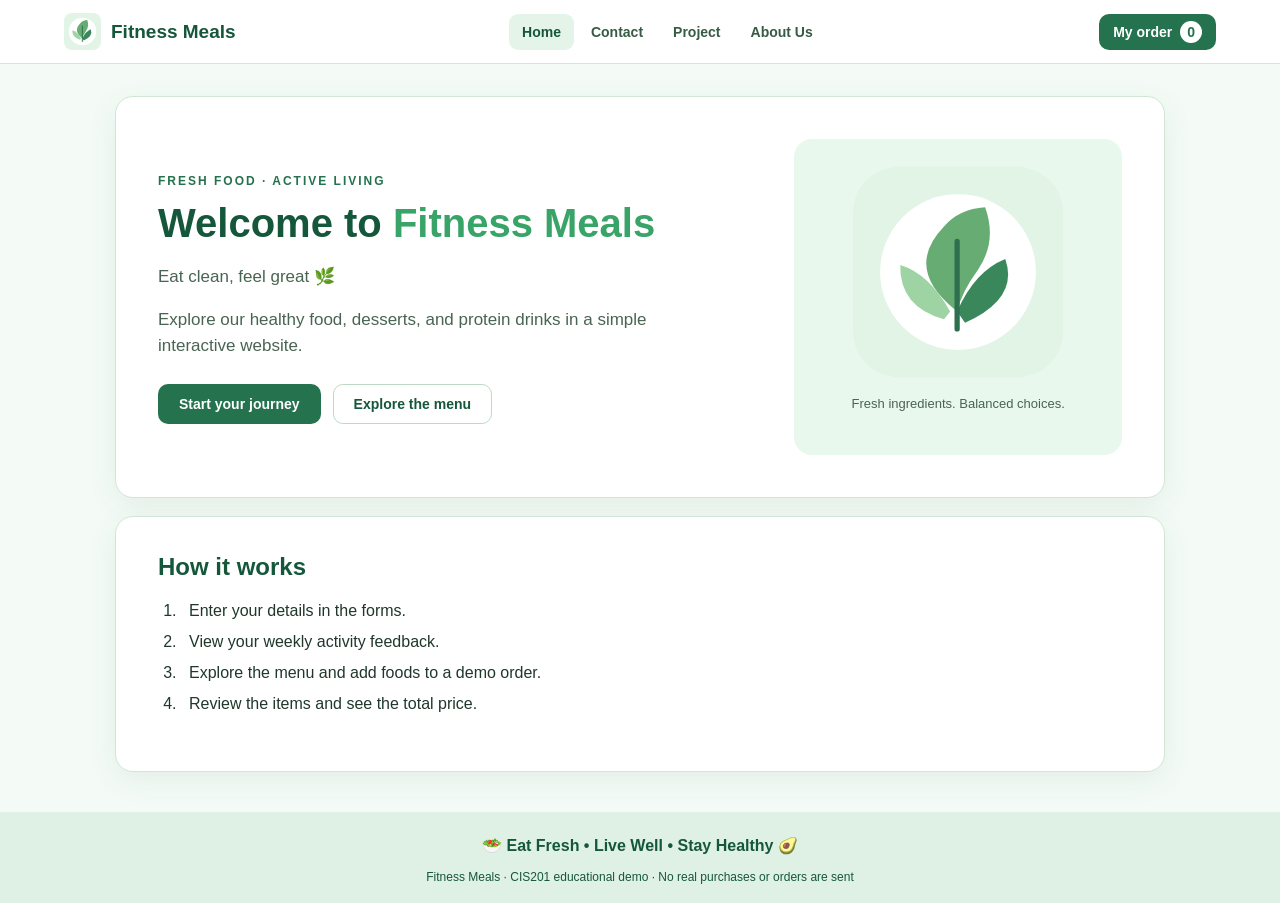
<file: index.html>
<!doctype html>
<html lang="en">
<head>
<meta charset="UTF-8">
<meta name="viewport" content="width=device-width,initial-scale=1">
<title>Home | Fitness Meals</title>
<link rel="stylesheet" href="mysheetc.css">
<script defer src="myscript.js"></script>
</head>
<body>
<header class="site-header"><a class="brand" href="index.html"><img src="images/logo.svg" alt="Fitness Meals logo"><span>Fitness Meals</span></a><nav class="nav_menu" aria-label="Main navigation"><a href="index.html" aria-current="page">Home</a><a href="page1.html">Contact</a><a href="page5.html">Project</a><a href="about.html">About Us</a></nav><a class="basket-link" href="page9.html" aria-label="View order">My order <span id="cartCount">0</span></a></header>
<main class="main-content"><section class="hero container wide">
<div class="hero-copy"><span class="eyebrow">FRESH FOOD · ACTIVE LIVING</span><h1>Welcome to <em>Fitness Meals</em></h1><p>Eat clean, feel great 🌿</p><p>Explore our healthy food, desserts, and protein drinks in a simple interactive website.</p><div class="action-row"><a class="start-btn" href="page1.html">Start your journey</a><a class="button secondary" href="page5.html">Explore the menu</a></div></div>
<div class="hero-art"><img src="images/logo.svg" alt="Green Fitness Meals leaf logo"><p>Fresh ingredients. Balanced choices.</p></div>
</section>
<section class="container wide section"><h2>How it works</h2><ol class="steps"><li>Enter your details in the forms.</li><li>View your weekly activity feedback.</li><li>Explore the menu and add foods to a demo order.</li><li>Review the items and see the total price.</li></ol></section></main>
<footer class="footer"><p>🥗 Eat Fresh • Live Well • Stay Healthy 🥑</p><small>Fitness Meals · CIS201 educational demo · No real purchases or orders are sent</small></footer>
</body>
</html>
</file>
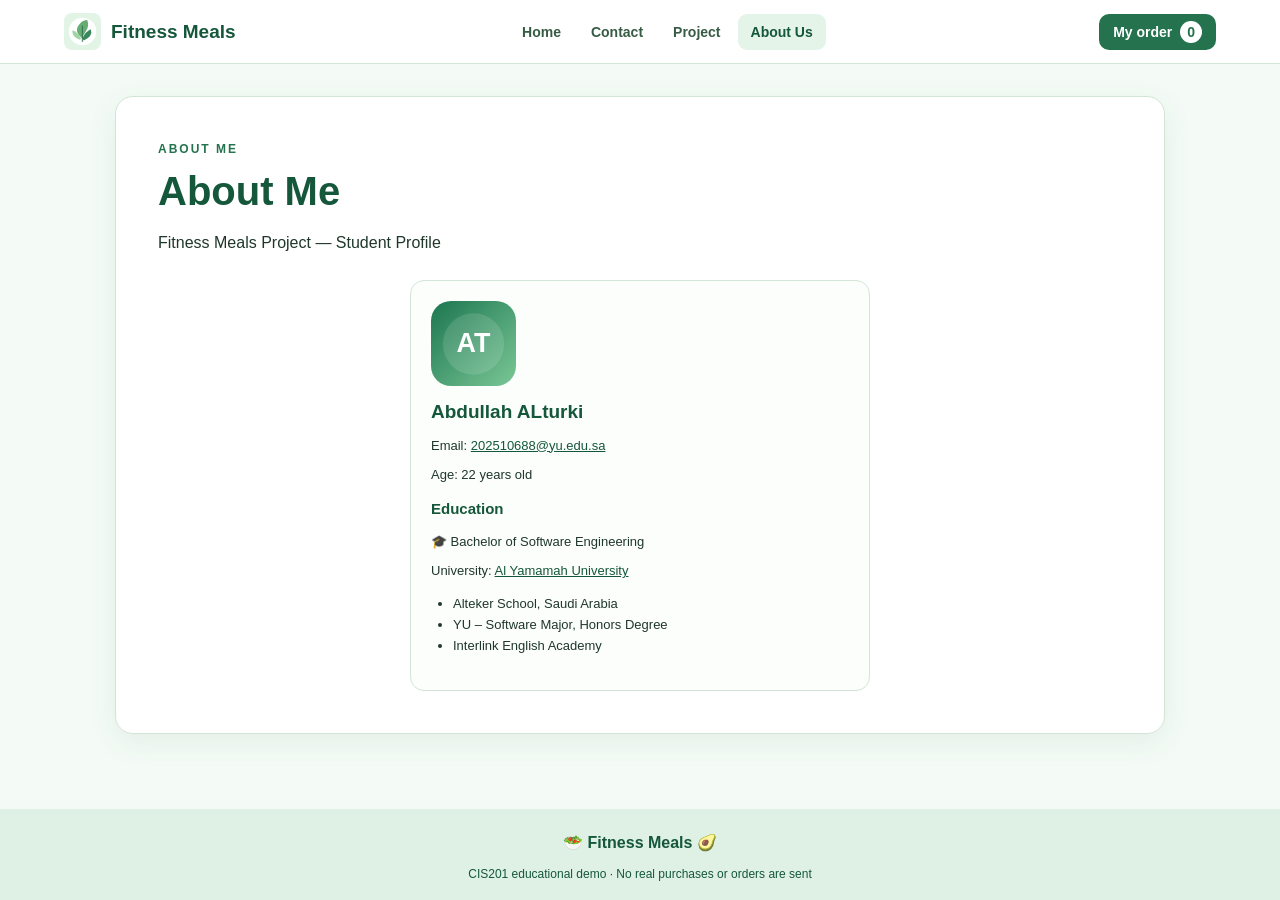
<file: about.html>
<!doctype html>
<html lang="en">
<head>
<meta charset="UTF-8">
<meta name="viewport" content="width=device-width,initial-scale=1">
<title>About Us | Fitness Meals</title>
<link rel="stylesheet" href="mysheetc.css">
<script defer src="myscript.js"></script>
</head>
<body>
<header class="site-header">
  <a class="brand" href="index.html"><img src="images/logo.svg" alt="Fitness Meals logo"><span>Fitness Meals</span></a>
  <nav class="nav_menu" aria-label="Main navigation">
    <a href="index.html">Home</a>
    <a href="page1.html">Contact</a>
    <a href="page5.html">Project</a>
    <a href="about.html" aria-current="page">About Us</a>
  </nav>
  <a class="basket-link" href="page9.html" aria-label="View order">My order <span id="cartCount">0</span></a>
</header>
<main class="main-content">
  <section class="container wide">
    <span class="eyebrow">ABOUT ME</span>
    <h1>About Me</h1>
    <p>Fitness Meals Project — Student Profile</p>
    <div class="about-container single-profile">
      <article class="team-card">
        <img src="images/abdullah-at.svg" alt="Illustrated AT initials" class="team-avatar">
        <h2>Abdullah ALturki</h2>
        <p>Email: <a href="mailto:202510688@yu.edu.sa">202510688@yu.edu.sa</a></p>
        <p>Age: 22 years old</p>
        <h3>Education</h3>
        <p>🎓 Bachelor of Software Engineering</p>
        <p>University: <a href="https://www.yu.edu.sa" target="_blank" rel="noopener noreferrer">Al Yamamah University</a></p>
        <ul class="edu-list">
          <li>Alteker School, Saudi Arabia</li>
          <li>YU – Software Major, Honors Degree</li>
          <li>Interlink English Academy</li>
        </ul>
      </article>
    </div>
  </section>
</main>
<footer class="footer"><p>🥗 Fitness Meals 🥑</p><small>CIS201 educational demo · No real purchases or orders are sent</small></footer>
</body>
</html>
</file>
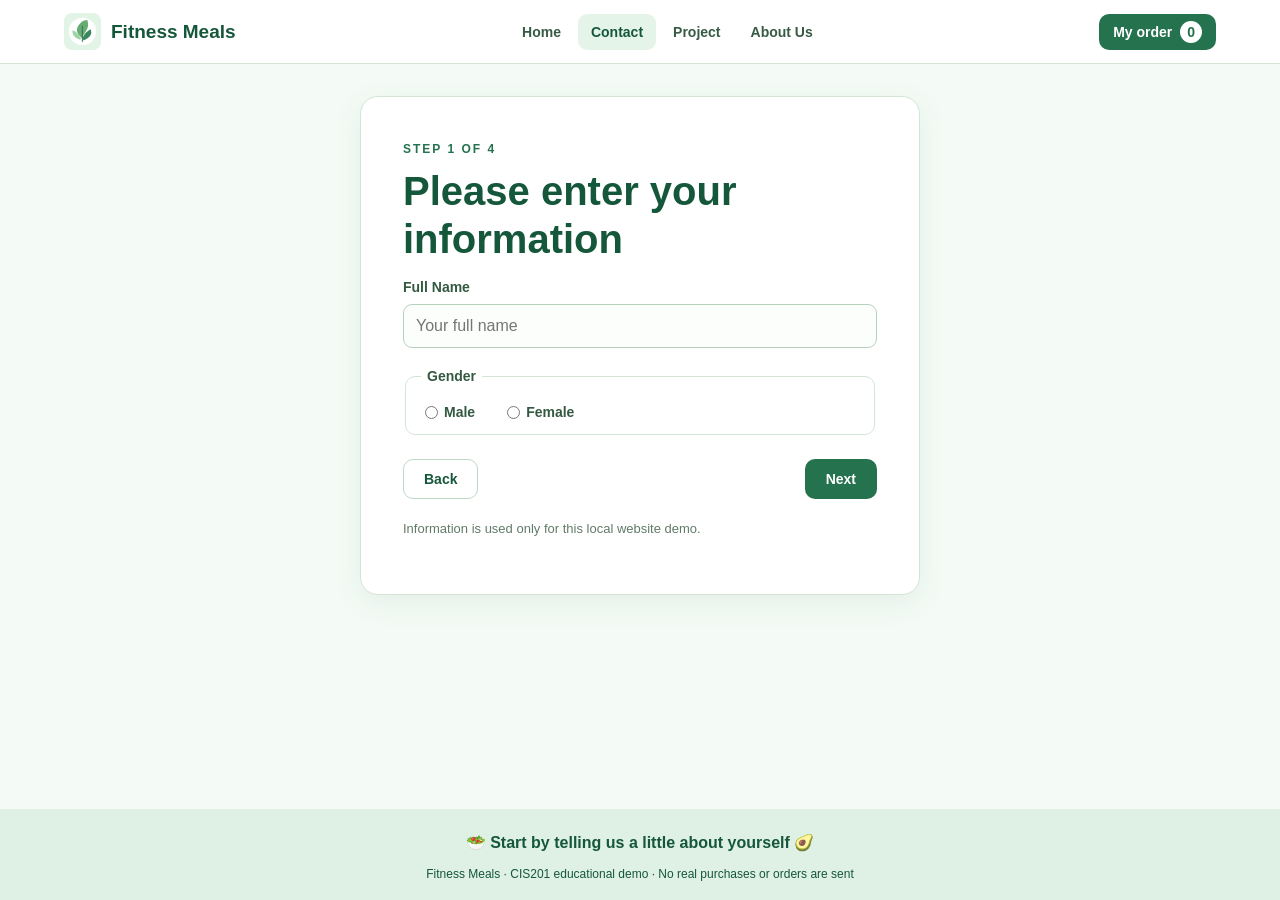
<file: page1.html>
<!doctype html>
<html lang="en">
<head>
<meta charset="UTF-8">
<meta name="viewport" content="width=device-width,initial-scale=1">
<title>User Info | Fitness Meals</title>
<link rel="stylesheet" href="mysheetc.css">
<script defer src="myscript.js"></script>
</head>
<body>
<header class="site-header"><a class="brand" href="index.html"><img src="images/logo.svg" alt="Fitness Meals logo"><span>Fitness Meals</span></a><nav class="nav_menu" aria-label="Main navigation"><a href="index.html">Home</a><a href="page1.html" aria-current="page">Contact</a><a href="page5.html">Project</a><a href="about.html">About Us</a></nav><a class="basket-link" href="page9.html" aria-label="View order">My order <span id="cartCount">0</span></a></header>
<main class="main-content"><section class="container form-card"><span class="eyebrow">STEP 1 OF 4</span><h1>Please enter your information</h1>
<form id="basicForm" onsubmit="saveBasic(event)"><label for="fullName">Full Name</label><input type="text" id="fullName" name="name" required maxlength="80" placeholder="Your full name">
<fieldset><legend>Gender</legend><div class="gender-selection"><label><input type="radio" name="gender" value="Male" required> Male</label><label><input type="radio" name="gender" value="Female"> Female</label></div></fieldset>
<div class="buttons"><a class="button secondary" href="index.html">Back</a><button class="next-btn" type="submit">Next</button></div></form><p class="privacy-note">Information is used only for this local website demo.</p></section></main>
<footer class="footer"><p>🥗 Start by telling us a little about yourself 🥑</p><small>Fitness Meals · CIS201 educational demo · No real purchases or orders are sent</small></footer>
</body>
</html>
</file>
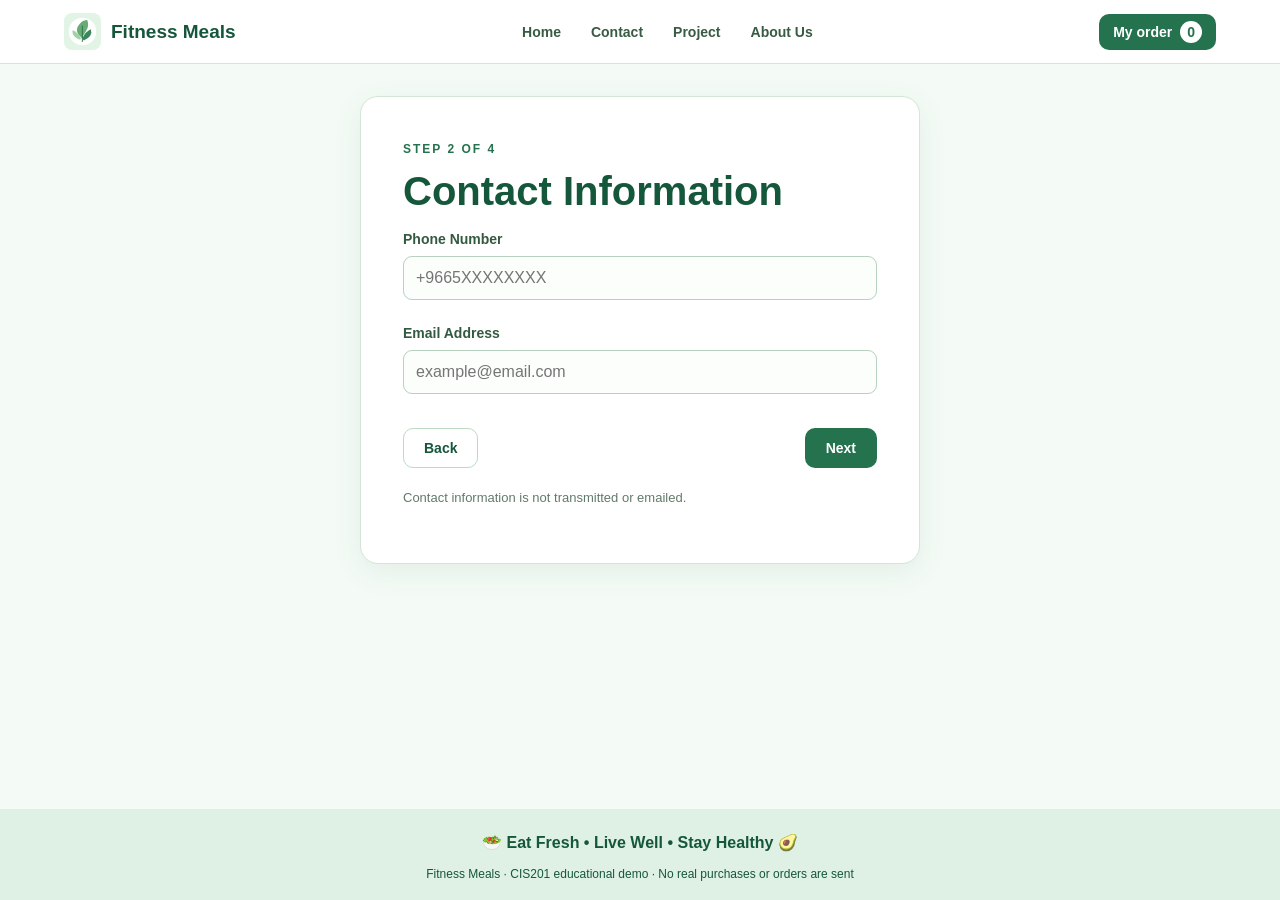
<file: page2.html>
<!doctype html>
<html lang="en">
<head>
<meta charset="UTF-8">
<meta name="viewport" content="width=device-width,initial-scale=1">
<title>Contact Information | Fitness Meals</title>
<link rel="stylesheet" href="mysheetc.css">
<script defer src="myscript.js"></script>
</head>
<body>
<header class="site-header"><a class="brand" href="index.html"><img src="images/logo.svg" alt="Fitness Meals logo"><span>Fitness Meals</span></a><nav class="nav_menu" aria-label="Main navigation"><a href="index.html">Home</a><a href="page1.html">Contact</a><a href="page5.html">Project</a><a href="about.html">About Us</a></nav><a class="basket-link" href="page9.html" aria-label="View order">My order <span id="cartCount">0</span></a></header>
<main class="main-content"><section class="container form-card"><span class="eyebrow">STEP 2 OF 4</span><h1>Contact Information</h1><form id="contactForm" onsubmit="saveContact(event)">
<label for="phone">Phone Number</label><input type="tel" id="phone" name="phone" autocomplete="tel" placeholder="+9665XXXXXXXX" pattern="[+0-9 ()-]{8,18}" required>
<label for="email">Email Address</label><input type="email" id="email" name="email" autocomplete="email" placeholder="example@email.com" required>
<div class="buttons"><a class="button secondary" href="page1.html">Back</a><button class="next-btn" type="submit">Next</button></div></form><p class="privacy-note">Contact information is not transmitted or emailed.</p></section></main>
<footer class="footer"><p>🥗 Eat Fresh • Live Well • Stay Healthy 🥑</p><small>Fitness Meals · CIS201 educational demo · No real purchases or orders are sent</small></footer>
</body>
</html>
</file>
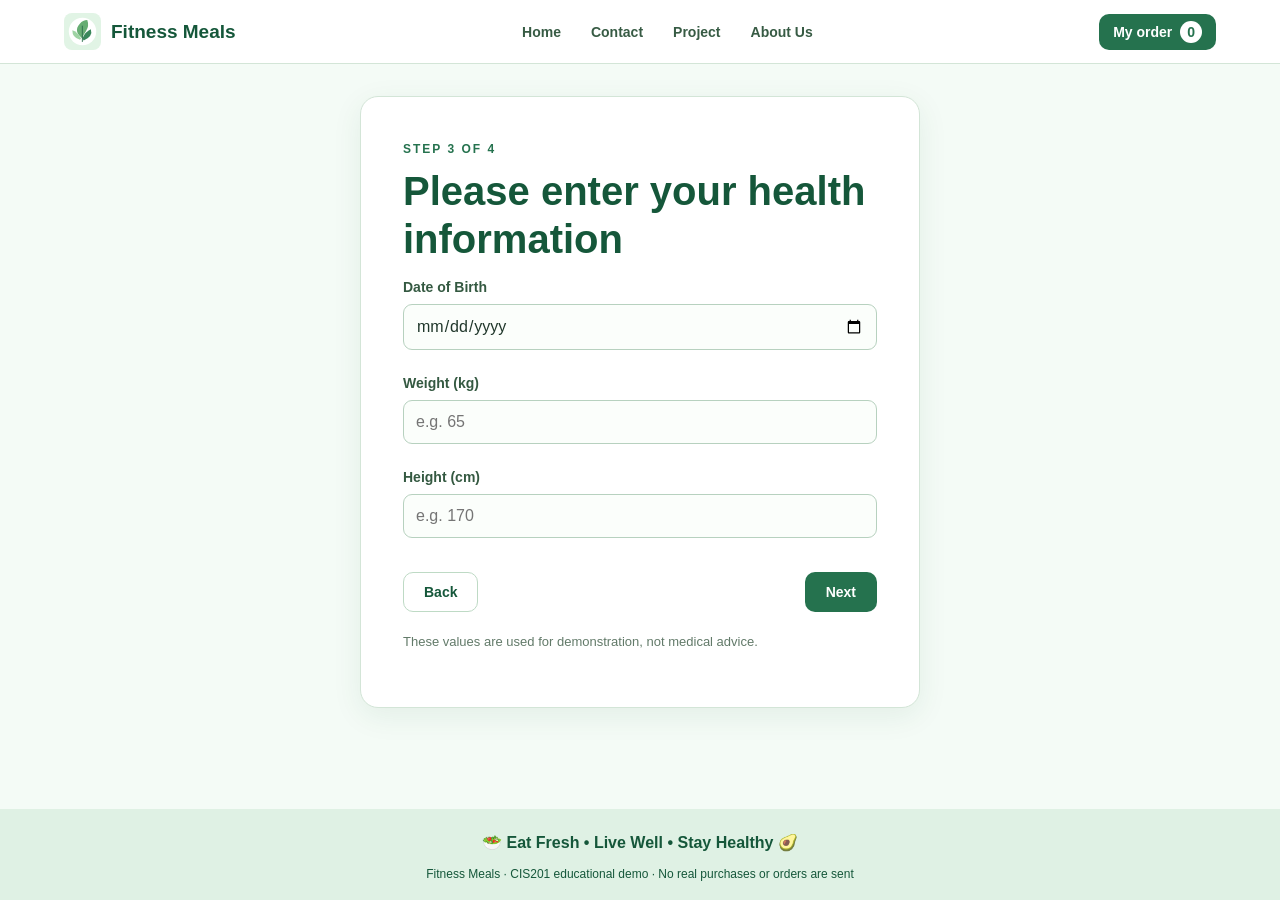
<file: page3.html>
<!doctype html>
<html lang="en">
<head>
<meta charset="UTF-8">
<meta name="viewport" content="width=device-width,initial-scale=1">
<title>Health Information | Fitness Meals</title>
<link rel="stylesheet" href="mysheetc.css">
<script defer src="myscript.js"></script>
</head>
<body>
<header class="site-header"><a class="brand" href="index.html"><img src="images/logo.svg" alt="Fitness Meals logo"><span>Fitness Meals</span></a><nav class="nav_menu" aria-label="Main navigation"><a href="index.html">Home</a><a href="page1.html">Contact</a><a href="page5.html">Project</a><a href="about.html">About Us</a></nav><a class="basket-link" href="page9.html" aria-label="View order">My order <span id="cartCount">0</span></a></header>
<main class="main-content"><section class="container form-card"><span class="eyebrow">STEP 3 OF 4</span><h1>Please enter your health information</h1><form id="healthForm" onsubmit="saveHealth(event)">
<label for="birthdate">Date of Birth</label><input type="date" id="birthdate" name="birthdate" required>
<label for="weight">Weight (kg)</label><input type="number" id="weight" name="weight" min="1" max="500" step="0.1" placeholder="e.g. 65" required>
<label for="height">Height (cm)</label><input type="number" id="height" name="height" min="50" max="250" step="0.1" placeholder="e.g. 170" required>
<div class="buttons"><a class="button secondary" href="page2.html">Back</a><button class="next-btn" type="submit">Next</button></div></form><p class="privacy-note">These values are used for demonstration, not medical advice.</p></section></main>
<footer class="footer"><p>🥗 Eat Fresh • Live Well • Stay Healthy 🥑</p><small>Fitness Meals · CIS201 educational demo · No real purchases or orders are sent</small></footer>
</body>
</html>
</file>
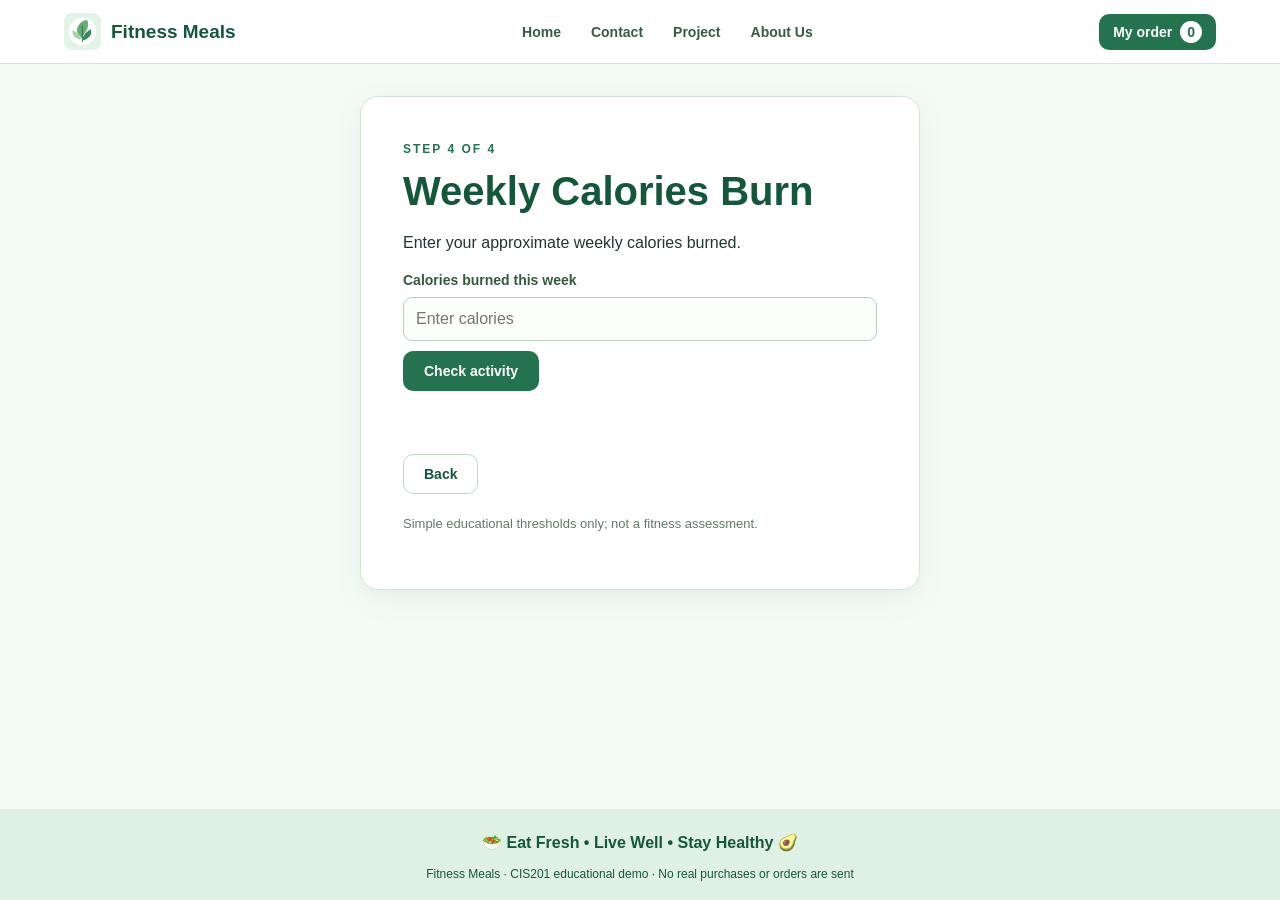
<file: page4.html>
<!doctype html>
<html lang="en">
<head>
<meta charset="UTF-8">
<meta name="viewport" content="width=device-width,initial-scale=1">
<title>Weekly Calories Burn | Fitness Meals</title>
<link rel="stylesheet" href="mysheetc.css">
<script defer src="myscript.js"></script>
</head>
<body>
<header class="site-header"><a class="brand" href="index.html"><img src="images/logo.svg" alt="Fitness Meals logo"><span>Fitness Meals</span></a><nav class="nav_menu" aria-label="Main navigation"><a href="index.html">Home</a><a href="page1.html">Contact</a><a href="page5.html">Project</a><a href="about.html">About Us</a></nav><a class="basket-link" href="page9.html" aria-label="View order">My order <span id="cartCount">0</span></a></header>
<main class="main-content"><section class="container form-card" id="page4"><span class="eyebrow">STEP 4 OF 4</span><h1>Weekly Calories Burn</h1><p>Enter your approximate weekly calories burned.</p>
<form id="burnForm" onsubmit="showMessage(event)"><label for="burn">Calories burned this week</label><input type="number" id="burn" min="0" max="100000" step="1" required placeholder="Enter calories"><button type="submit">Check activity</button></form>
<p id="message" class="feedback" aria-live="polite"></p><div class="buttons"><a class="button secondary" href="page3.html">Back</a><a class="button next-btn hidden" id="nextBtn" href="page5.html">Next</a></div><p class="privacy-note">Simple educational thresholds only; not a fitness assessment.</p></section></main>
<footer class="footer"><p>🥗 Eat Fresh • Live Well • Stay Healthy 🥑</p><small>Fitness Meals · CIS201 educational demo · No real purchases or orders are sent</small></footer>
</body>
</html>
</file>
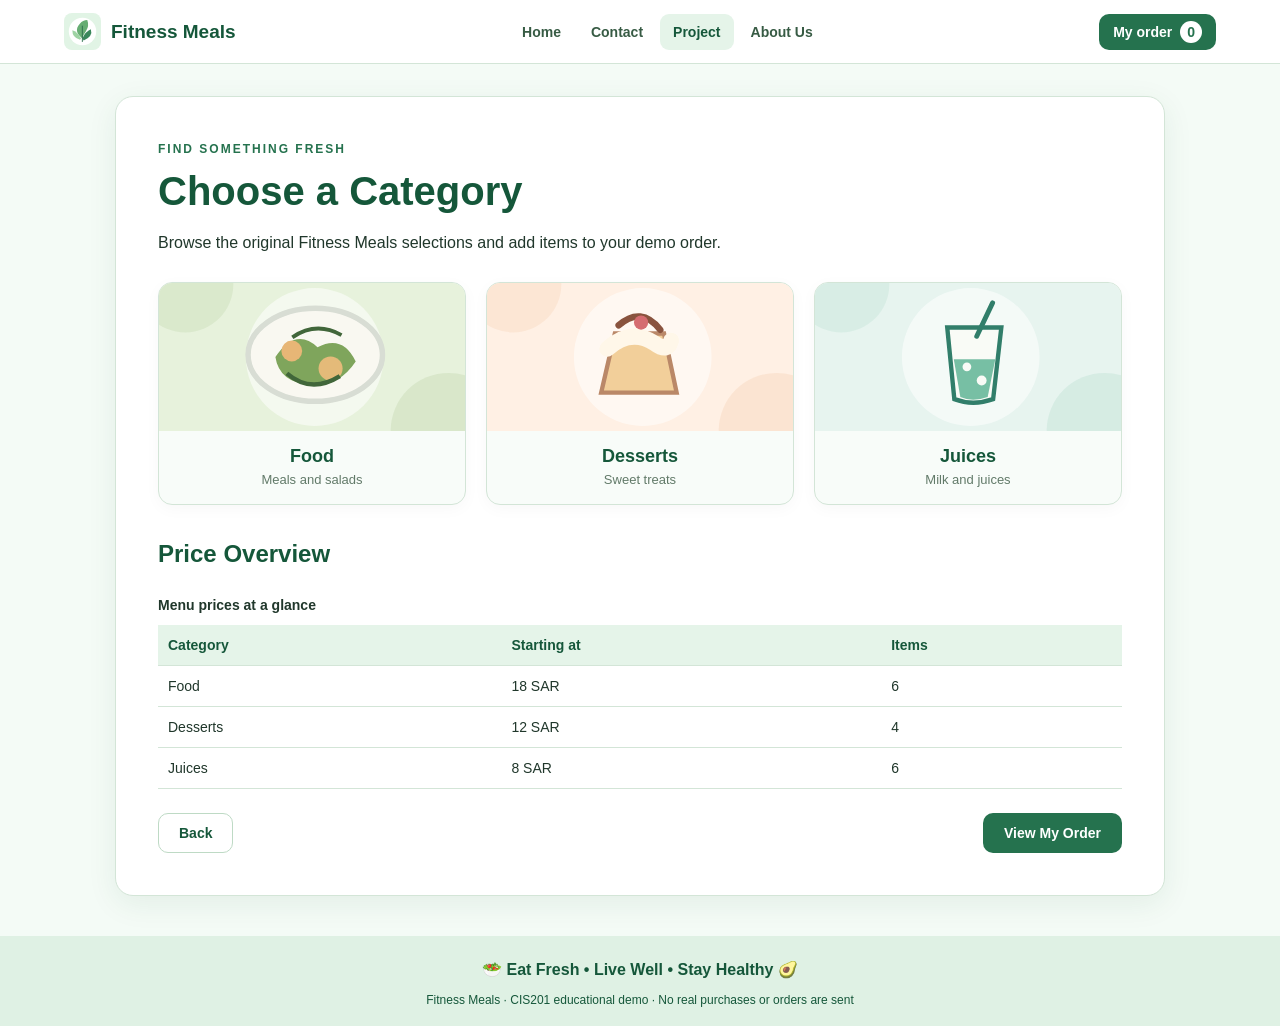
<file: page5.html>
<!doctype html>
<html lang="en">
<head>
<meta charset="UTF-8">
<meta name="viewport" content="width=device-width,initial-scale=1">
<title>Our Menu | Fitness Meals</title>
<link rel="stylesheet" href="mysheetc.css">
<script defer src="myscript.js"></script>
</head>
<body>
<header class="site-header"><a class="brand" href="index.html"><img src="images/logo.svg" alt="Fitness Meals logo"><span>Fitness Meals</span></a><nav class="nav_menu" aria-label="Main navigation"><a href="index.html">Home</a><a href="page1.html">Contact</a><a href="page5.html" aria-current="page">Project</a><a href="about.html">About Us</a></nav><a class="basket-link" href="page9.html" aria-label="View order">My order <span id="cartCount">0</span></a></header>
<main class="main-content"><section class="container wide"><span class="eyebrow">FIND SOMETHING FRESH</span><h1>Choose a Category</h1><p>Browse the original Fitness Meals selections and add items to your demo order.</p><div class="categories">
<a class="category-card" href="page6.html"><img src="images/butter-chicken.svg" alt="Illustrated healthy food"><strong>Food</strong><span>Meals and salads</span></a>
<a class="category-card" href="page7.html"><img src="images/waffle.svg" alt="Illustrated dessert"><strong>Desserts</strong><span>Sweet treats</span></a>
<a class="category-card" href="page8.html"><img src="images/orange-juice.svg" alt="Illustrated juice"><strong>Juices</strong><span>Milk and juices</span></a></div><h2>Price Overview</h2><div class="table-wrap"><table class="price-table"><caption>Menu prices at a glance</caption><thead><tr><th>Category</th><th>Starting at</th><th>Items</th></tr></thead><tbody><tr><td>Food</td><td>18 SAR</td><td>6</td></tr><tr><td>Desserts</td><td>12 SAR</td><td>4</td></tr><tr><td>Juices</td><td>8 SAR</td><td>6</td></tr></tbody></table></div><div class="buttons"><a class="button secondary" href="page4.html">Back</a><a class="button next-btn" href="page9.html">View My Order</a></div></section></main>
<footer class="footer"><p>🥗 Eat Fresh • Live Well • Stay Healthy 🥑</p><small>Fitness Meals · CIS201 educational demo · No real purchases or orders are sent</small></footer>
</body>
</html>
</file>
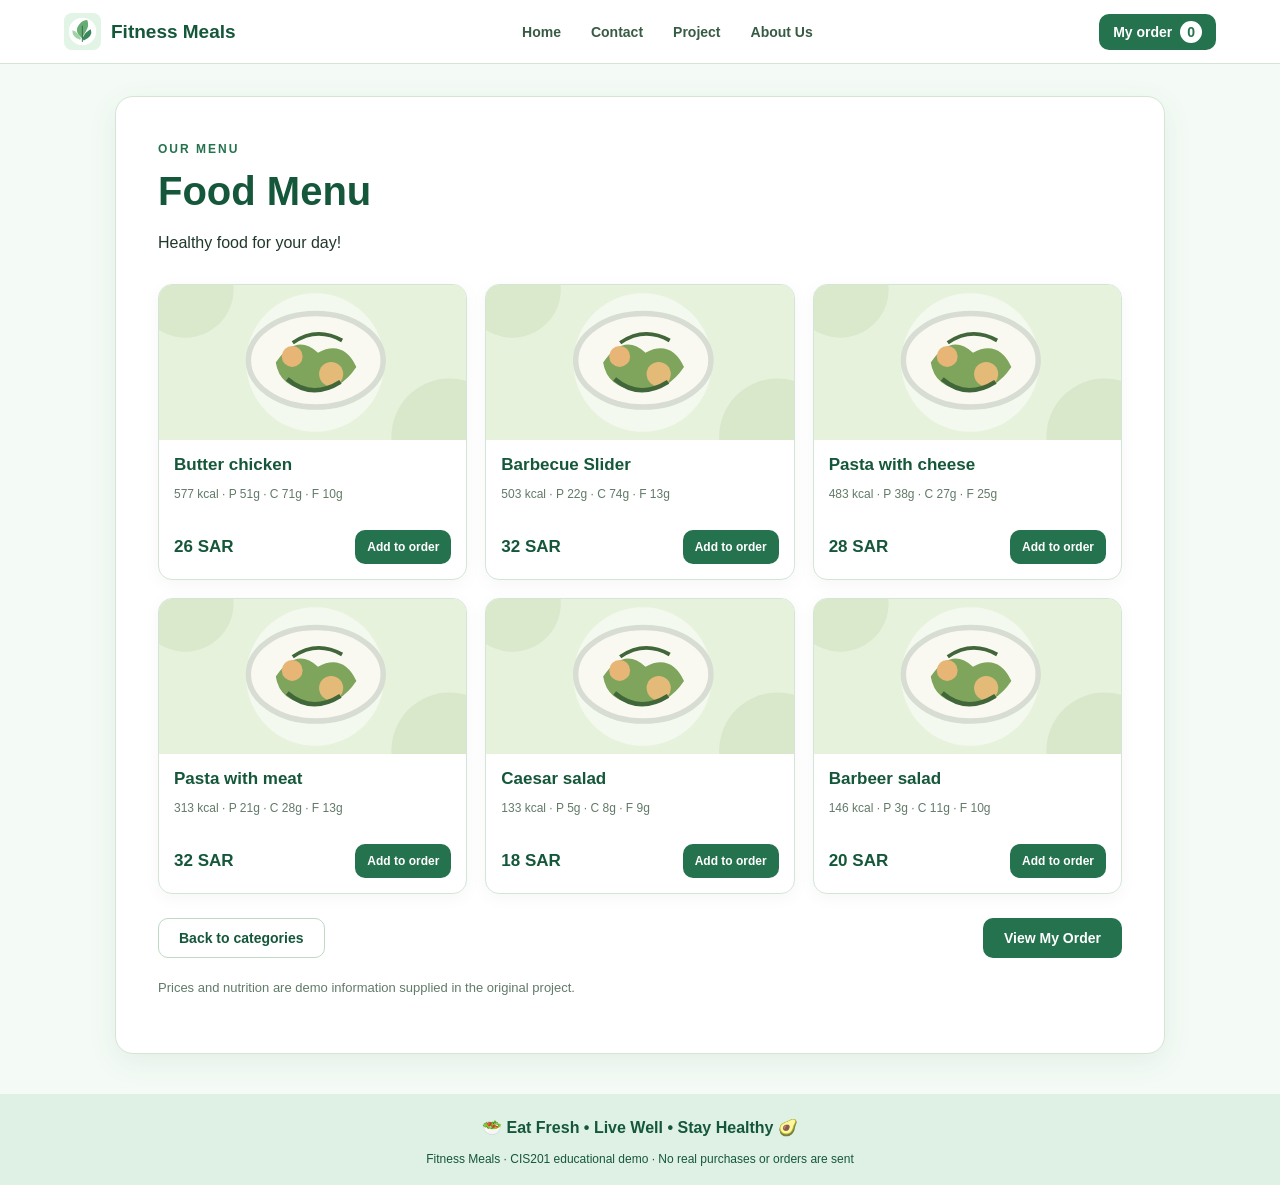
<file: page6.html>
<!doctype html>
<html lang="en">
<head>
<meta charset="UTF-8">
<meta name="viewport" content="width=device-width,initial-scale=1">
<title>Food Menu | Fitness Meals</title>
<link rel="stylesheet" href="mysheetc.css">
<script defer src="myscript.js"></script>
</head>
<body>
<header class="site-header"><a class="brand" href="index.html"><img src="images/logo.svg" alt="Fitness Meals logo"><span>Fitness Meals</span></a><nav class="nav_menu" aria-label="Main navigation"><a href="index.html">Home</a><a href="page1.html">Contact</a><a href="page5.html">Project</a><a href="about.html">About Us</a></nav><a class="basket-link" href="page9.html" aria-label="View order">My order <span id="cartCount">0</span></a></header>
<main class="main-content"><section class="container wide"><span class="eyebrow">OUR MENU</span><h1>Food Menu</h1><p>Healthy food for your day!</p><div class="menu-grid"><article class="food-item"><img src="images/butter-chicken.svg" alt="Illustration of Butter chicken" loading="lazy"><div class="food-copy"><h3>Butter chicken</h3><p class="nutrition">577 kcal · P 51g · C 71g · F 10g</p><div class="product-foot"><span class="price">26 SAR</span><button type="button" class="add-btn" onclick="addItem('butter-chicken')">Add to order</button></div></div></article><article class="food-item"><img src="images/bbq-slider.svg" alt="Illustration of Barbecue Slider" loading="lazy"><div class="food-copy"><h3>Barbecue Slider</h3><p class="nutrition">503 kcal · P 22g · C 74g · F 13g</p><div class="product-foot"><span class="price">32 SAR</span><button type="button" class="add-btn" onclick="addItem('bbq-slider')">Add to order</button></div></div></article><article class="food-item"><img src="images/cheese-pasta.svg" alt="Illustration of Pasta with cheese" loading="lazy"><div class="food-copy"><h3>Pasta with cheese</h3><p class="nutrition">483 kcal · P 38g · C 27g · F 25g</p><div class="product-foot"><span class="price">28 SAR</span><button type="button" class="add-btn" onclick="addItem('cheese-pasta')">Add to order</button></div></div></article><article class="food-item"><img src="images/meat-pasta.svg" alt="Illustration of Pasta with meat" loading="lazy"><div class="food-copy"><h3>Pasta with meat</h3><p class="nutrition">313 kcal · P 21g · C 28g · F 13g</p><div class="product-foot"><span class="price">32 SAR</span><button type="button" class="add-btn" onclick="addItem('meat-pasta')">Add to order</button></div></div></article><article class="food-item"><img src="images/caesar-salad.svg" alt="Illustration of Caesar salad" loading="lazy"><div class="food-copy"><h3>Caesar salad</h3><p class="nutrition">133 kcal · P 5g · C 8g · F 9g</p><div class="product-foot"><span class="price">18 SAR</span><button type="button" class="add-btn" onclick="addItem('caesar-salad')">Add to order</button></div></div></article><article class="food-item"><img src="images/barbeer-salad.svg" alt="Illustration of Barbeer salad" loading="lazy"><div class="food-copy"><h3>Barbeer salad</h3><p class="nutrition">146 kcal · P 3g · C 11g · F 10g</p><div class="product-foot"><span class="price">20 SAR</span><button type="button" class="add-btn" onclick="addItem('barbeer-salad')">Add to order</button></div></div></article></div><div class="buttons"><a class="button secondary" href="page5.html">Back to categories</a><a class="button next-btn" href="page9.html">View My Order</a></div><p class="privacy-note">Prices and nutrition are demo information supplied in the original project.</p></section></main>
<footer class="footer"><p>🥗 Eat Fresh • Live Well • Stay Healthy 🥑</p><small>Fitness Meals · CIS201 educational demo · No real purchases or orders are sent</small></footer>
</body>
</html>
</file>
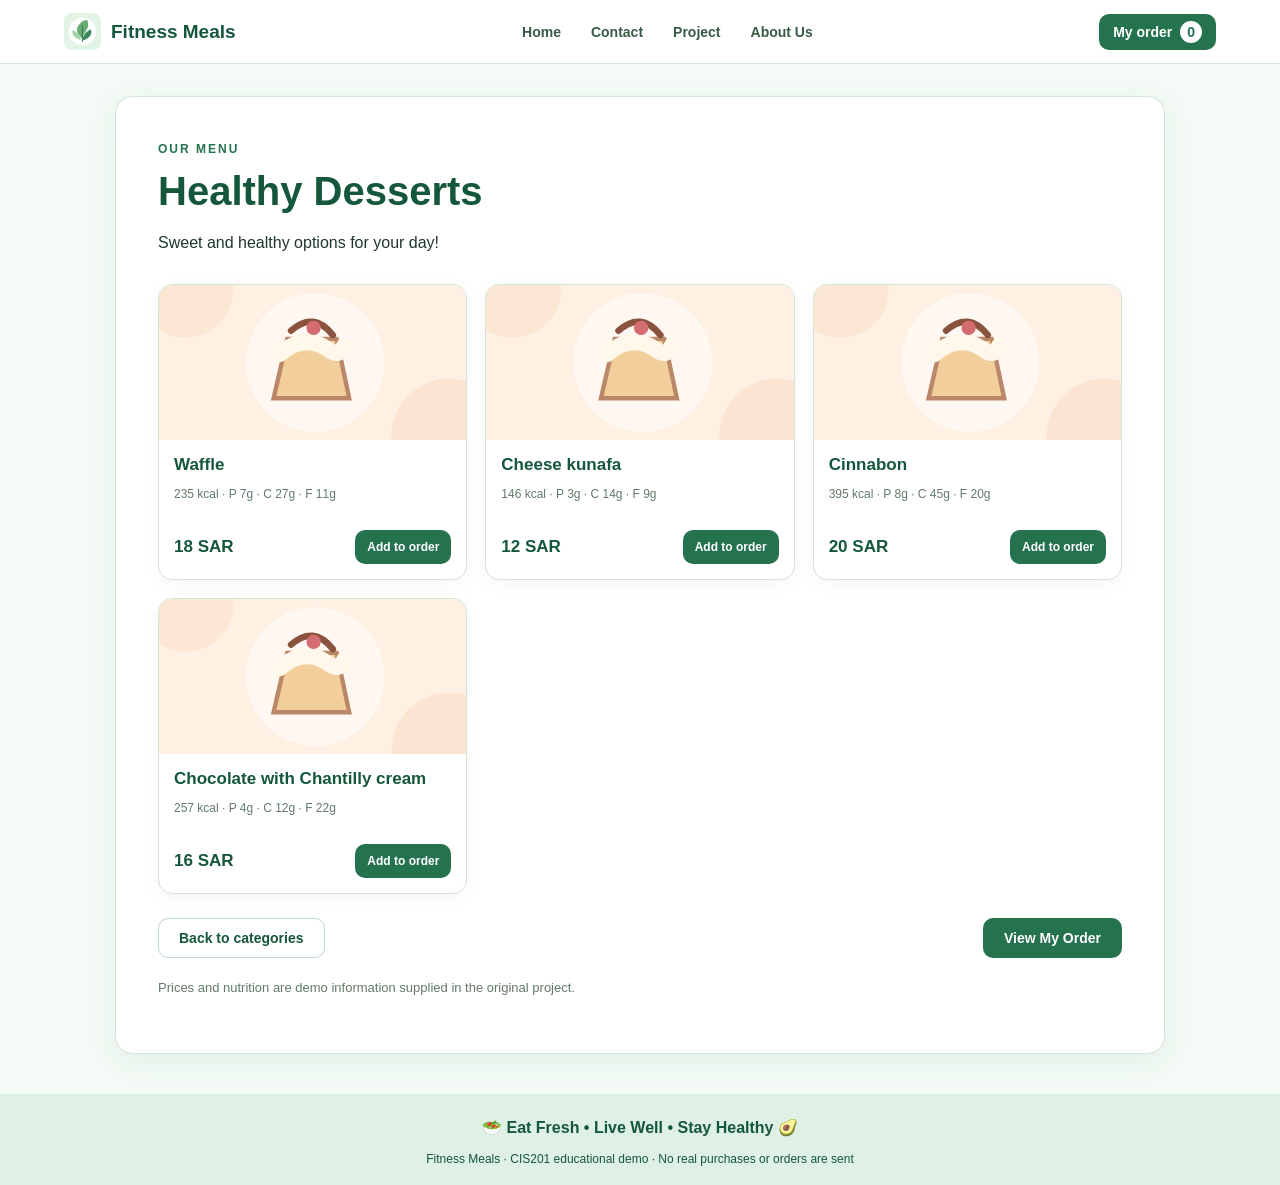
<file: page7.html>
<!doctype html>
<html lang="en">
<head>
<meta charset="UTF-8">
<meta name="viewport" content="width=device-width,initial-scale=1">
<title>Healthy Desserts | Fitness Meals</title>
<link rel="stylesheet" href="mysheetc.css">
<script defer src="myscript.js"></script>
</head>
<body>
<header class="site-header"><a class="brand" href="index.html"><img src="images/logo.svg" alt="Fitness Meals logo"><span>Fitness Meals</span></a><nav class="nav_menu" aria-label="Main navigation"><a href="index.html">Home</a><a href="page1.html">Contact</a><a href="page5.html">Project</a><a href="about.html">About Us</a></nav><a class="basket-link" href="page9.html" aria-label="View order">My order <span id="cartCount">0</span></a></header>
<main class="main-content"><section class="container wide"><span class="eyebrow">OUR MENU</span><h1>Healthy Desserts</h1><p>Sweet and healthy options for your day!</p><div class="menu-grid"><article class="food-item"><img src="images/waffle.svg" alt="Illustration of Waffle" loading="lazy"><div class="food-copy"><h3>Waffle</h3><p class="nutrition">235 kcal · P 7g · C 27g · F 11g</p><div class="product-foot"><span class="price">18 SAR</span><button type="button" class="add-btn" onclick="addItem('waffle')">Add to order</button></div></div></article><article class="food-item"><img src="images/kunafa.svg" alt="Illustration of Cheese kunafa" loading="lazy"><div class="food-copy"><h3>Cheese kunafa</h3><p class="nutrition">146 kcal · P 3g · C 14g · F 9g</p><div class="product-foot"><span class="price">12 SAR</span><button type="button" class="add-btn" onclick="addItem('kunafa')">Add to order</button></div></div></article><article class="food-item"><img src="images/cinnabon.svg" alt="Illustration of Cinnabon" loading="lazy"><div class="food-copy"><h3>Cinnabon</h3><p class="nutrition">395 kcal · P 8g · C 45g · F 20g</p><div class="product-foot"><span class="price">20 SAR</span><button type="button" class="add-btn" onclick="addItem('cinnabon')">Add to order</button></div></div></article><article class="food-item"><img src="images/chocolate.svg" alt="Illustration of Chocolate with Chantilly cream" loading="lazy"><div class="food-copy"><h3>Chocolate with Chantilly cream</h3><p class="nutrition">257 kcal · P 4g · C 12g · F 22g</p><div class="product-foot"><span class="price">16 SAR</span><button type="button" class="add-btn" onclick="addItem('chocolate')">Add to order</button></div></div></article></div><div class="buttons"><a class="button secondary" href="page5.html">Back to categories</a><a class="button next-btn" href="page9.html">View My Order</a></div><p class="privacy-note">Prices and nutrition are demo information supplied in the original project.</p></section></main>
<footer class="footer"><p>🥗 Eat Fresh • Live Well • Stay Healthy 🥑</p><small>Fitness Meals · CIS201 educational demo · No real purchases or orders are sent</small></footer>
</body>
</html>
</file>
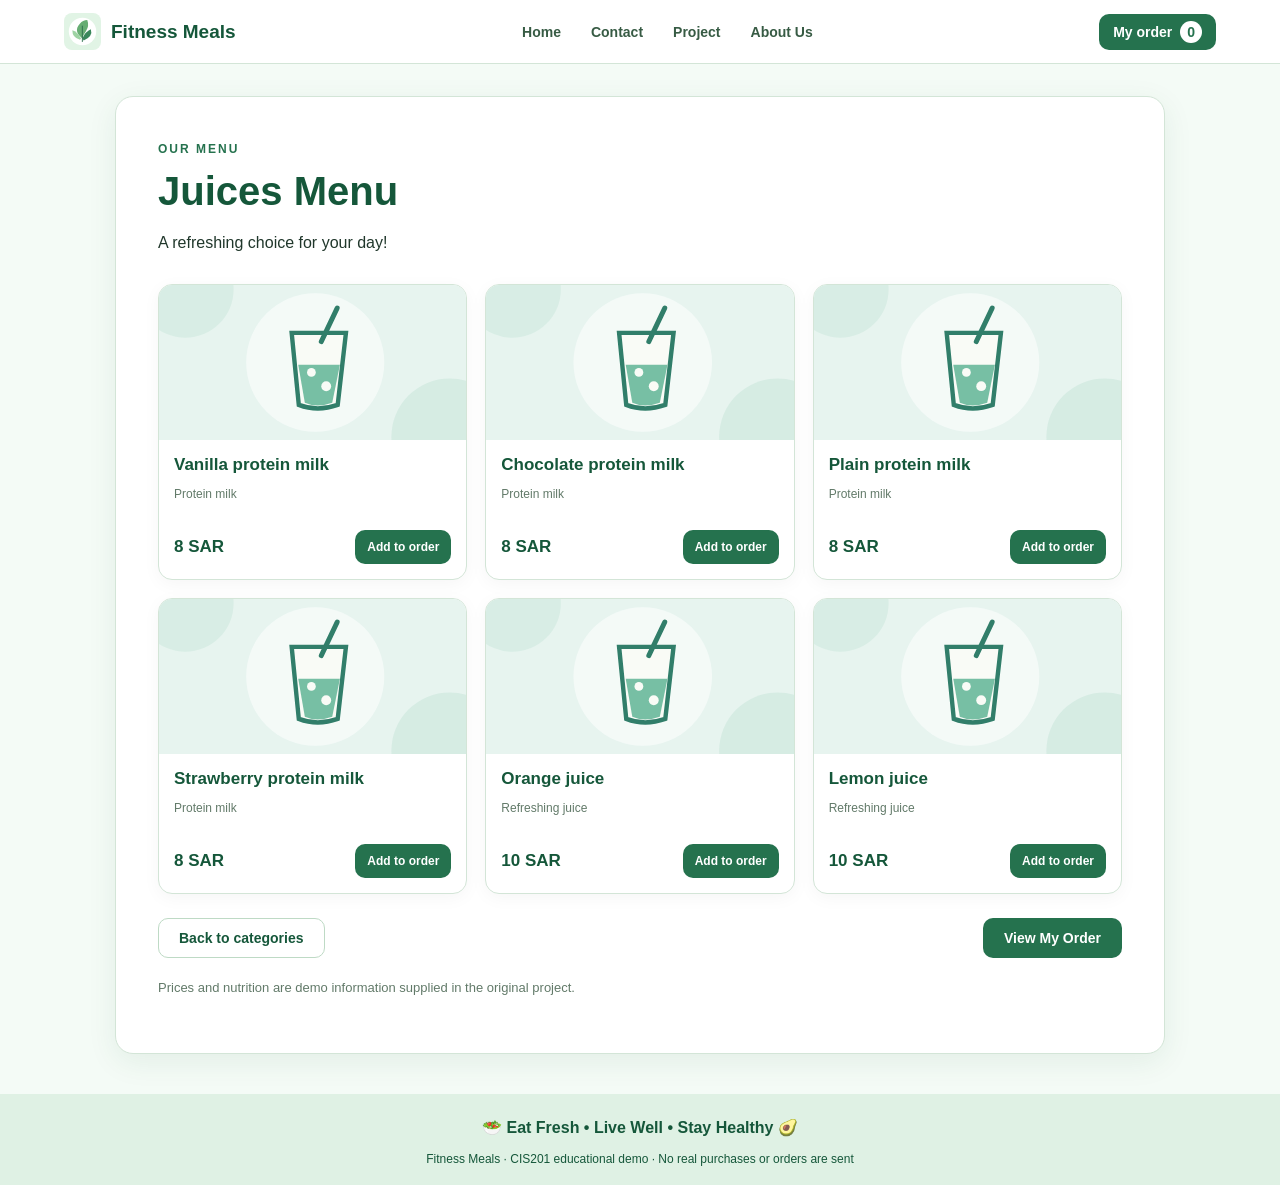
<file: page8.html>
<!doctype html>
<html lang="en">
<head>
<meta charset="UTF-8">
<meta name="viewport" content="width=device-width,initial-scale=1">
<title>Juices Menu | Fitness Meals</title>
<link rel="stylesheet" href="mysheetc.css">
<script defer src="myscript.js"></script>
</head>
<body>
<header class="site-header"><a class="brand" href="index.html"><img src="images/logo.svg" alt="Fitness Meals logo"><span>Fitness Meals</span></a><nav class="nav_menu" aria-label="Main navigation"><a href="index.html">Home</a><a href="page1.html">Contact</a><a href="page5.html">Project</a><a href="about.html">About Us</a></nav><a class="basket-link" href="page9.html" aria-label="View order">My order <span id="cartCount">0</span></a></header>
<main class="main-content"><section class="container wide"><span class="eyebrow">OUR MENU</span><h1>Juices Menu</h1><p>A refreshing choice for your day!</p><div class="menu-grid"><article class="food-item"><img src="images/vanilla-milk.svg" alt="Illustration of Vanilla protein milk" loading="lazy"><div class="food-copy"><h3>Vanilla protein milk</h3><p class="nutrition">Protein milk</p><div class="product-foot"><span class="price">8 SAR</span><button type="button" class="add-btn" onclick="addItem('vanilla-milk')">Add to order</button></div></div></article><article class="food-item"><img src="images/chocolate-milk.svg" alt="Illustration of Chocolate protein milk" loading="lazy"><div class="food-copy"><h3>Chocolate protein milk</h3><p class="nutrition">Protein milk</p><div class="product-foot"><span class="price">8 SAR</span><button type="button" class="add-btn" onclick="addItem('chocolate-milk')">Add to order</button></div></div></article><article class="food-item"><img src="images/plain-milk.svg" alt="Illustration of Plain protein milk" loading="lazy"><div class="food-copy"><h3>Plain protein milk</h3><p class="nutrition">Protein milk</p><div class="product-foot"><span class="price">8 SAR</span><button type="button" class="add-btn" onclick="addItem('plain-milk')">Add to order</button></div></div></article><article class="food-item"><img src="images/strawberry-milk.svg" alt="Illustration of Strawberry protein milk" loading="lazy"><div class="food-copy"><h3>Strawberry protein milk</h3><p class="nutrition">Protein milk</p><div class="product-foot"><span class="price">8 SAR</span><button type="button" class="add-btn" onclick="addItem('strawberry-milk')">Add to order</button></div></div></article><article class="food-item"><img src="images/orange-juice.svg" alt="Illustration of Orange juice" loading="lazy"><div class="food-copy"><h3>Orange juice</h3><p class="nutrition">Refreshing juice</p><div class="product-foot"><span class="price">10 SAR</span><button type="button" class="add-btn" onclick="addItem('orange-juice')">Add to order</button></div></div></article><article class="food-item"><img src="images/lemon-juice.svg" alt="Illustration of Lemon juice" loading="lazy"><div class="food-copy"><h3>Lemon juice</h3><p class="nutrition">Refreshing juice</p><div class="product-foot"><span class="price">10 SAR</span><button type="button" class="add-btn" onclick="addItem('lemon-juice')">Add to order</button></div></div></article></div><div class="buttons"><a class="button secondary" href="page5.html">Back to categories</a><a class="button next-btn" href="page9.html">View My Order</a></div><p class="privacy-note">Prices and nutrition are demo information supplied in the original project.</p></section></main>
<footer class="footer"><p>🥗 Eat Fresh • Live Well • Stay Healthy 🥑</p><small>Fitness Meals · CIS201 educational demo · No real purchases or orders are sent</small></footer>
</body>
</html>
</file>
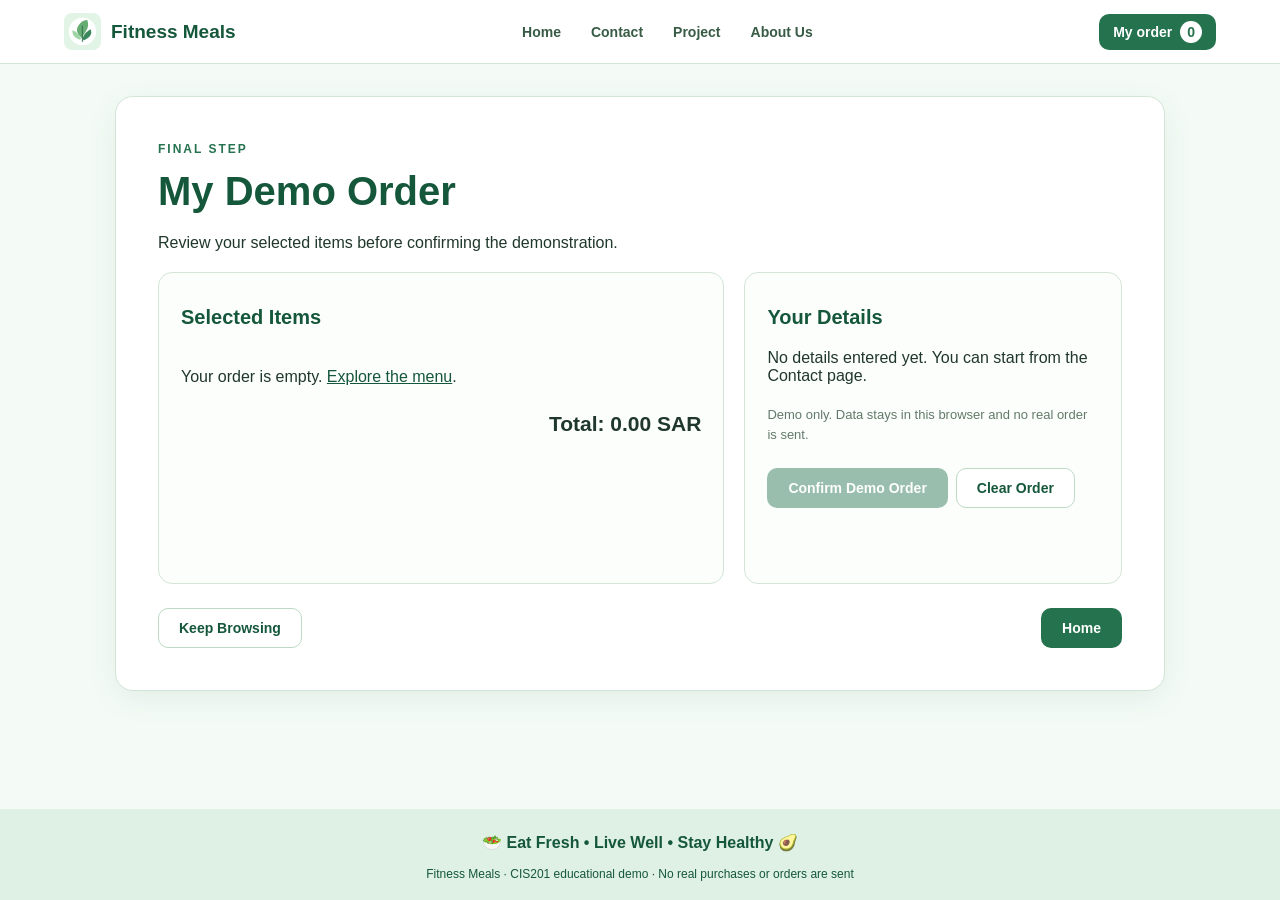
<file: page9.html>
<!doctype html>
<html lang="en">
<head>
<meta charset="UTF-8">
<meta name="viewport" content="width=device-width,initial-scale=1">
<title>Your Demo Order | Fitness Meals</title>
<link rel="stylesheet" href="mysheetc.css">
<script defer src="myscript.js"></script>
</head>
<body>
<header class="site-header"><a class="brand" href="index.html"><img src="images/logo.svg" alt="Fitness Meals logo"><span>Fitness Meals</span></a><nav class="nav_menu" aria-label="Main navigation"><a href="index.html">Home</a><a href="page1.html">Contact</a><a href="page5.html">Project</a><a href="about.html">About Us</a></nav><a class="basket-link" href="page9.html" aria-label="View order">My order <span id="cartCount">0</span></a></header>
<main class="main-content"><section class="container wide order-page"><span class="eyebrow">FINAL STEP</span><h1>My Demo Order</h1><p>Review your selected items before confirming the demonstration.</p>
<div class="review-grid"><div class="review-card"><h2>Selected Items</h2><div class="table-wrap"><table class="price-table" id="orderTable"><thead><tr><th>Item</th><th>Qty</th><th>Price</th><th>Action</th></tr></thead><tbody id="orderRows"></tbody></table></div><p id="emptyCart">Your order is empty. <a href="page5.html">Explore the menu</a>.</p><div class="order-total">Total: <span id="orderTotal">0 SAR</span></div></div>
<div class="review-card"><h2>Your Details</h2><div id="customerSummary" class="summary-lines"></div><p class="privacy-note">Demo only. Data stays in this browser and no real order is sent.</p><button id="confirmButton" type="button" onclick="confirmOrder()">Confirm Demo Order</button><button class="button secondary" type="button" onclick="clearOrder()">Clear Order</button><p id="confirmation" class="feedback" aria-live="polite"></p></div></div>
<div class="buttons"><a class="button secondary" href="page5.html">Keep Browsing</a><a class="button next-btn" href="index.html">Home</a></div></section></main>
<footer class="footer"><p>🥗 Eat Fresh • Live Well • Stay Healthy 🥑</p><small>Fitness Meals · CIS201 educational demo · No real purchases or orders are sent</small></footer>
</body>
</html>
</file>
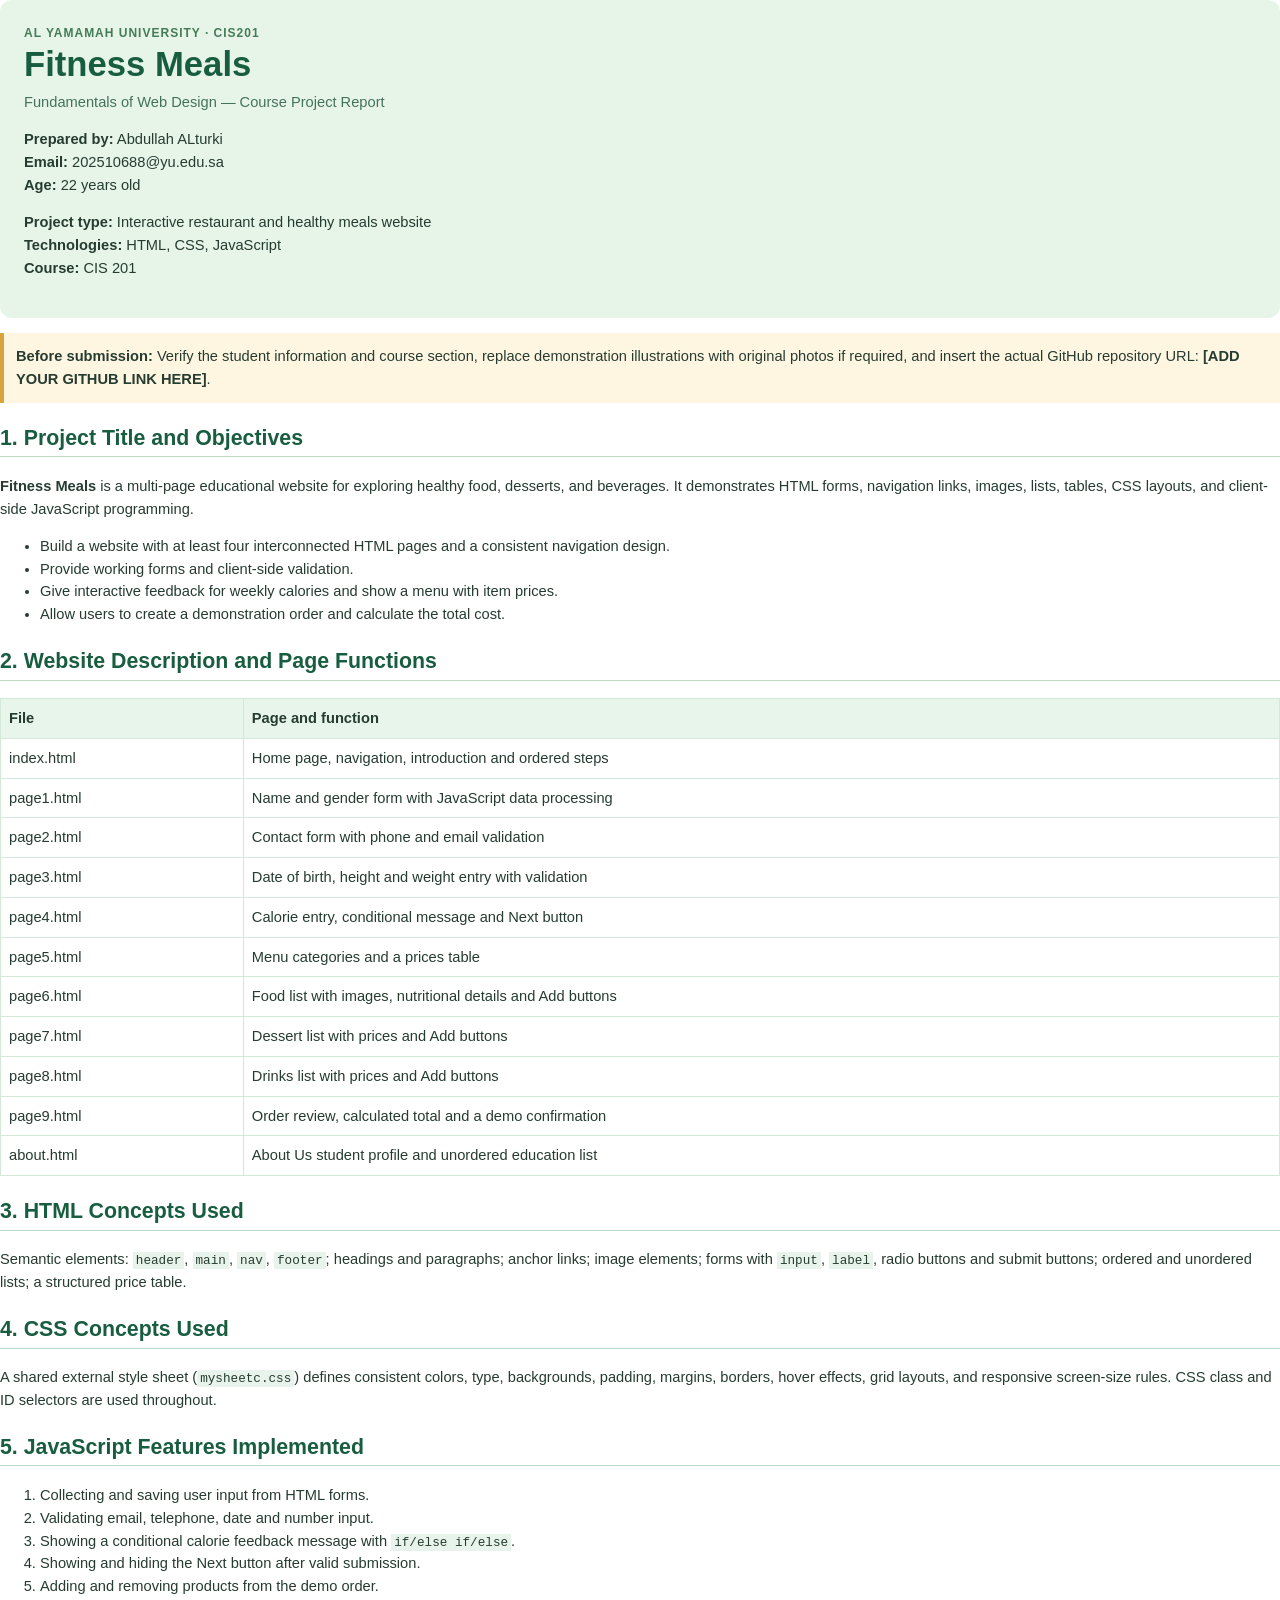
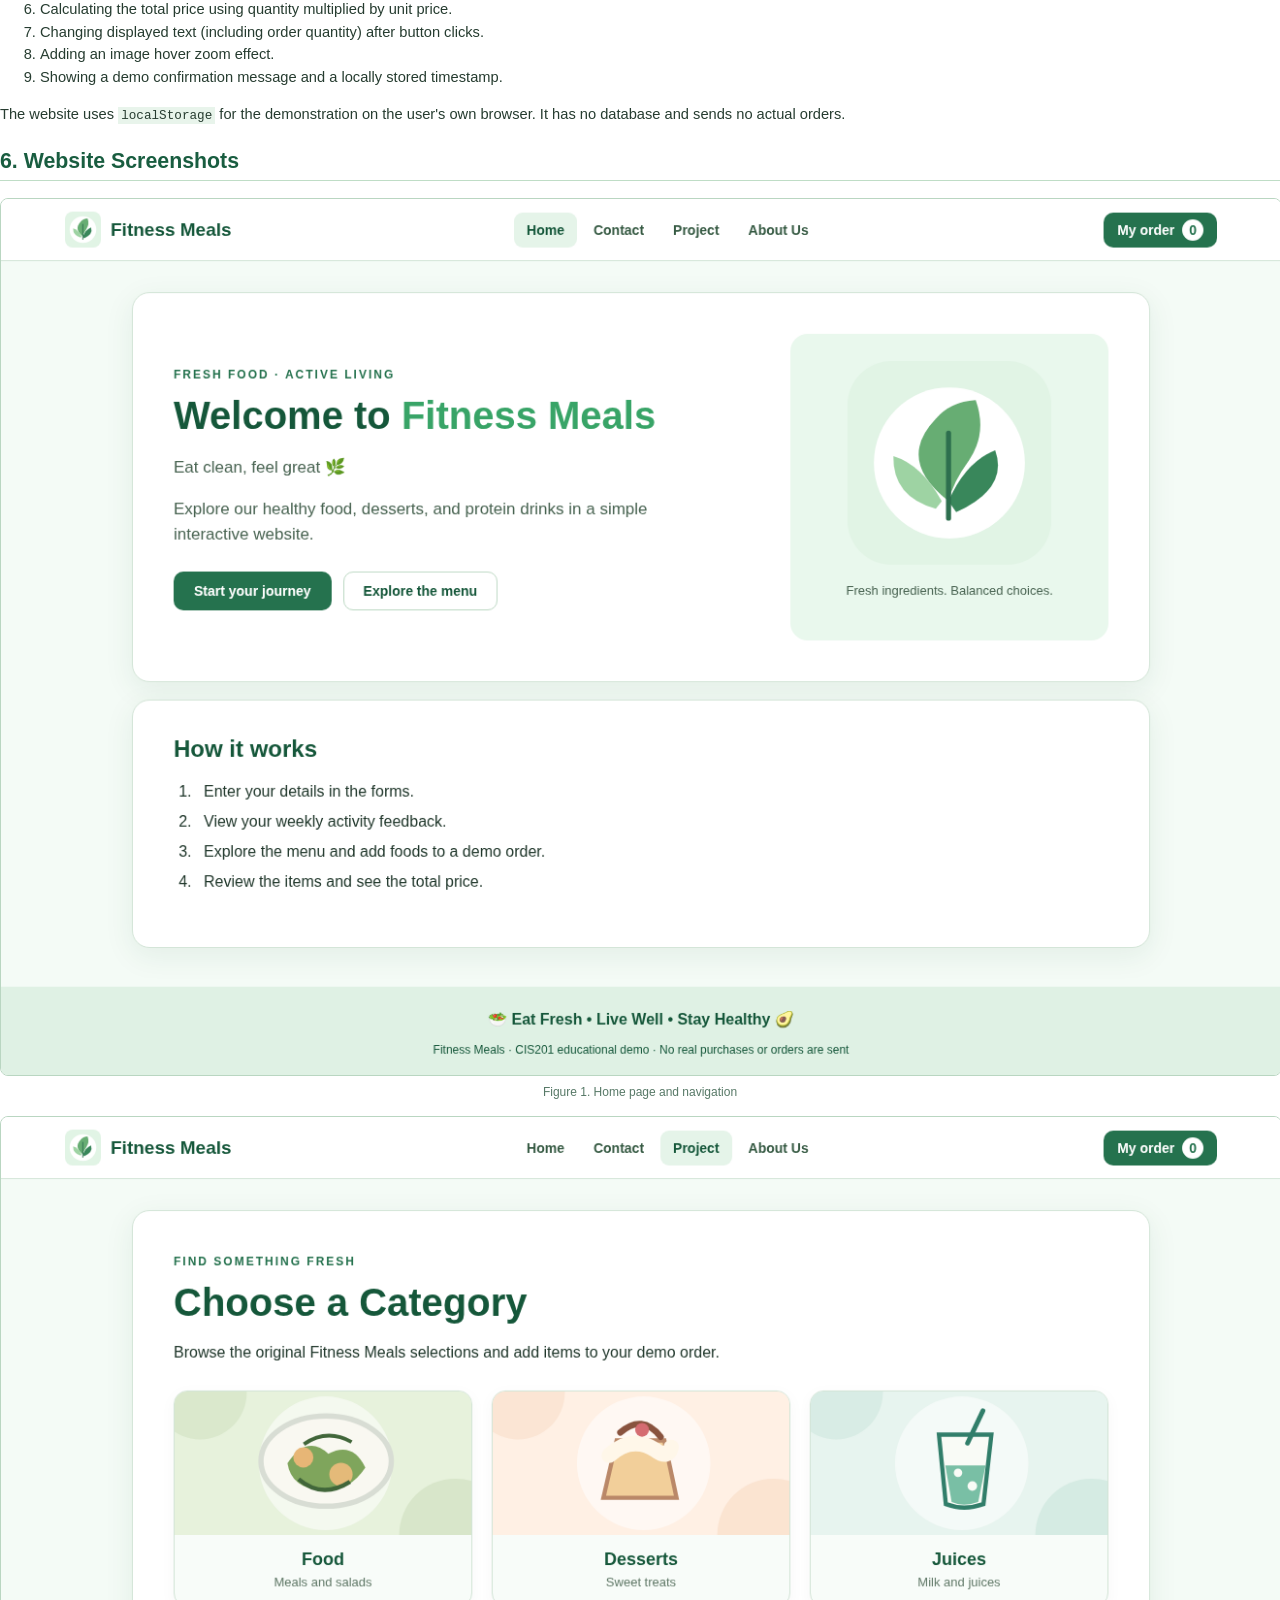
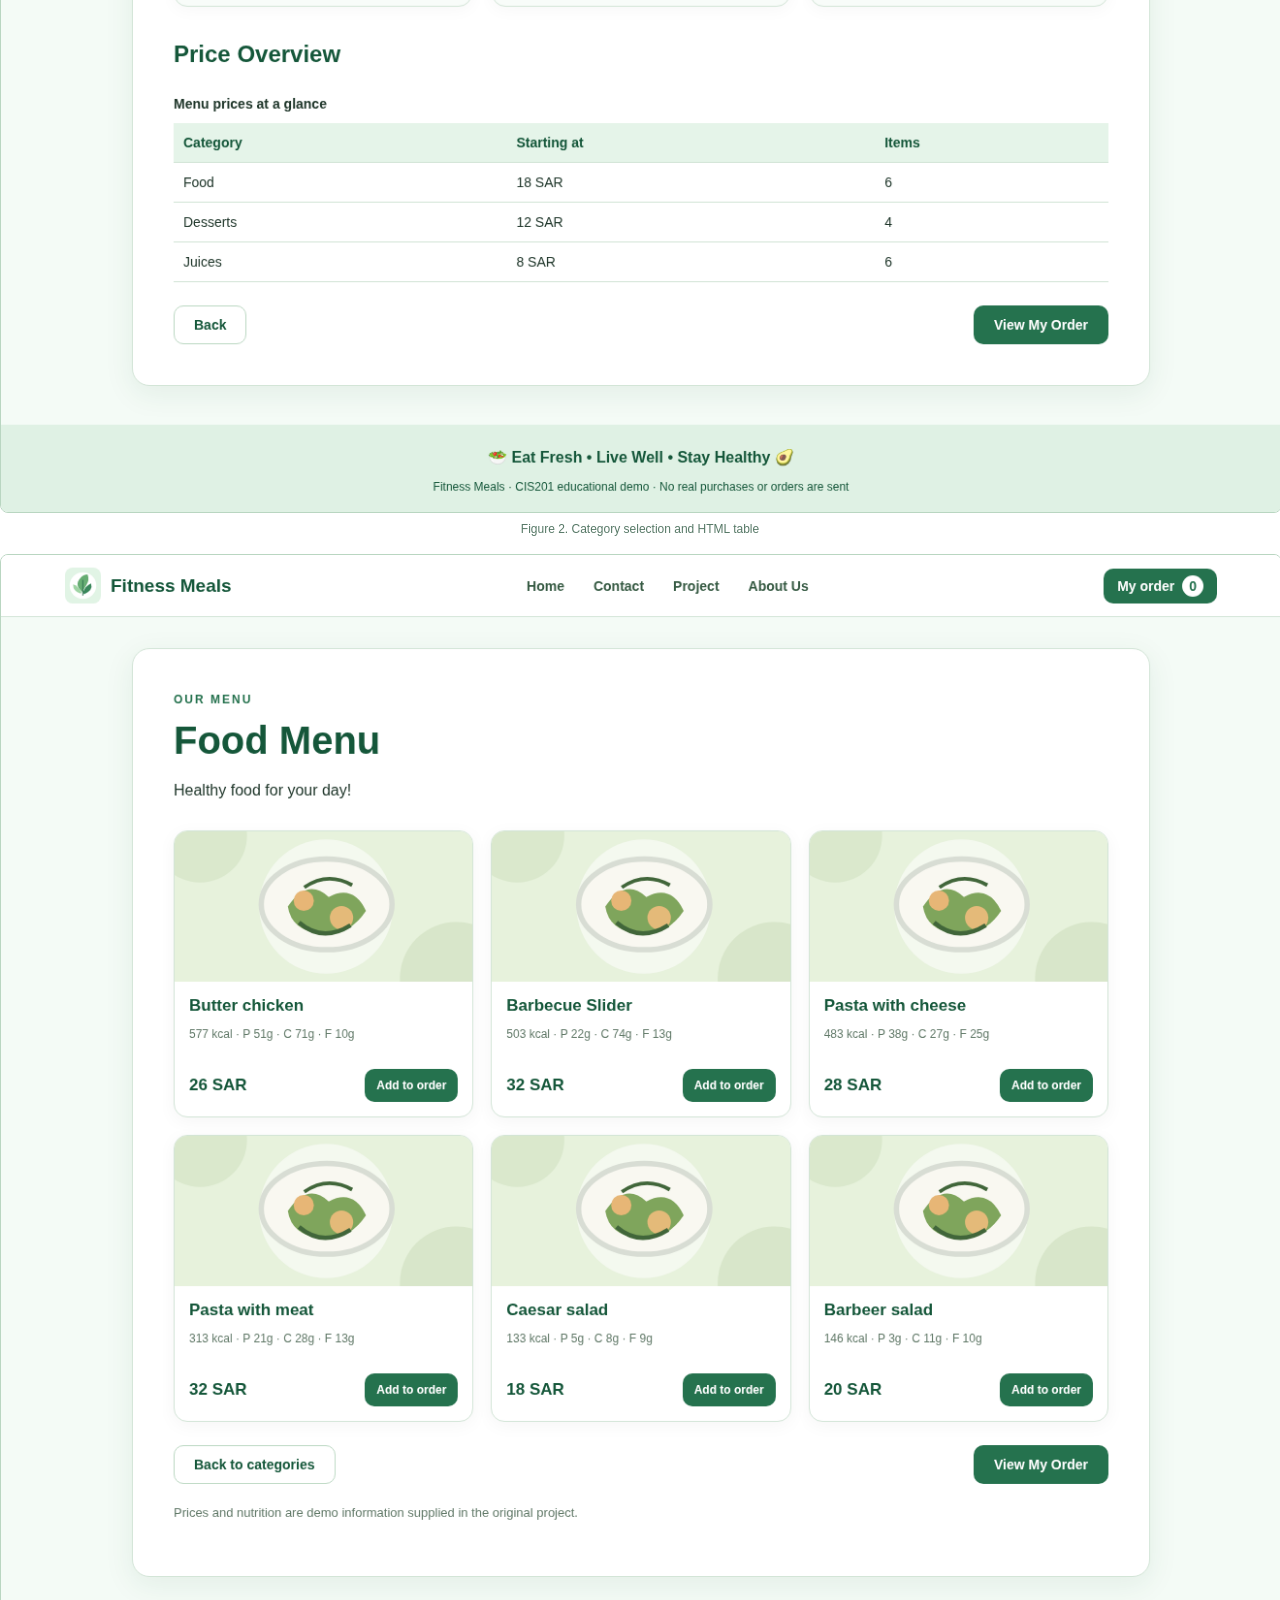
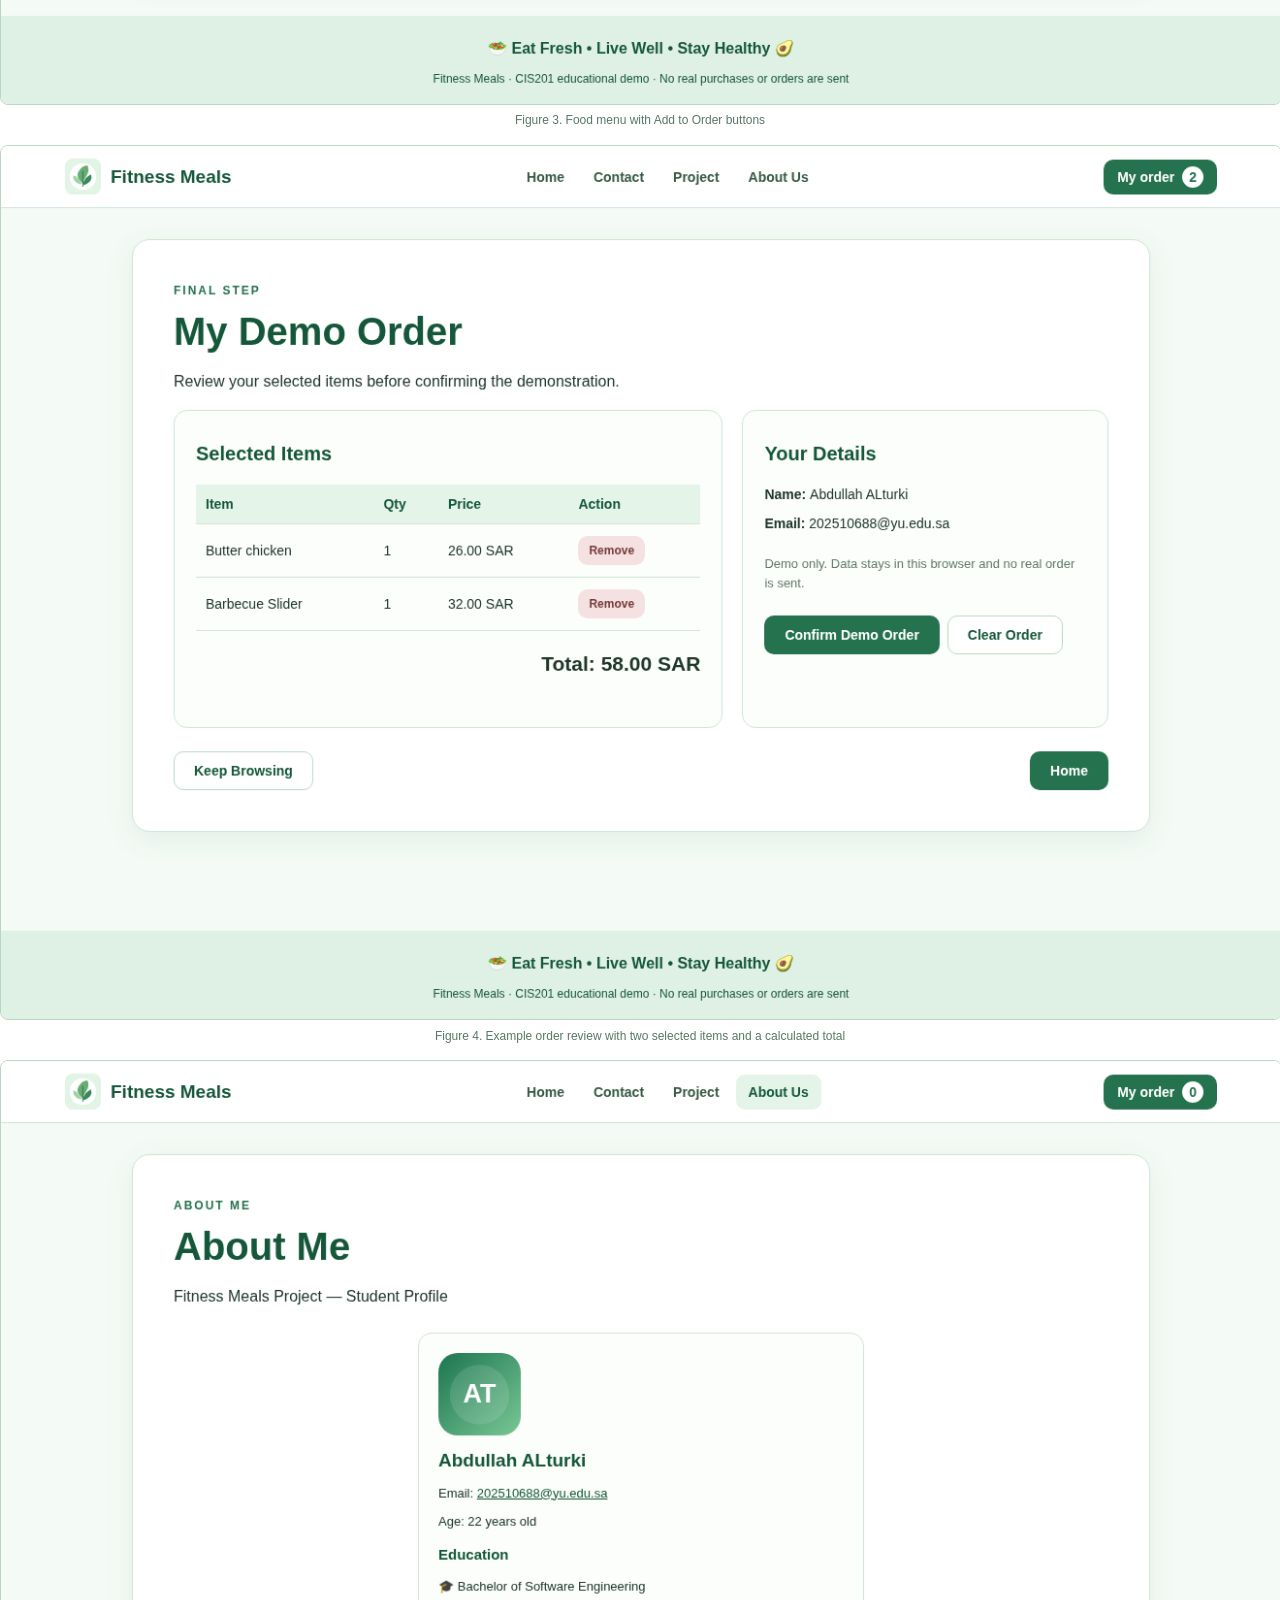
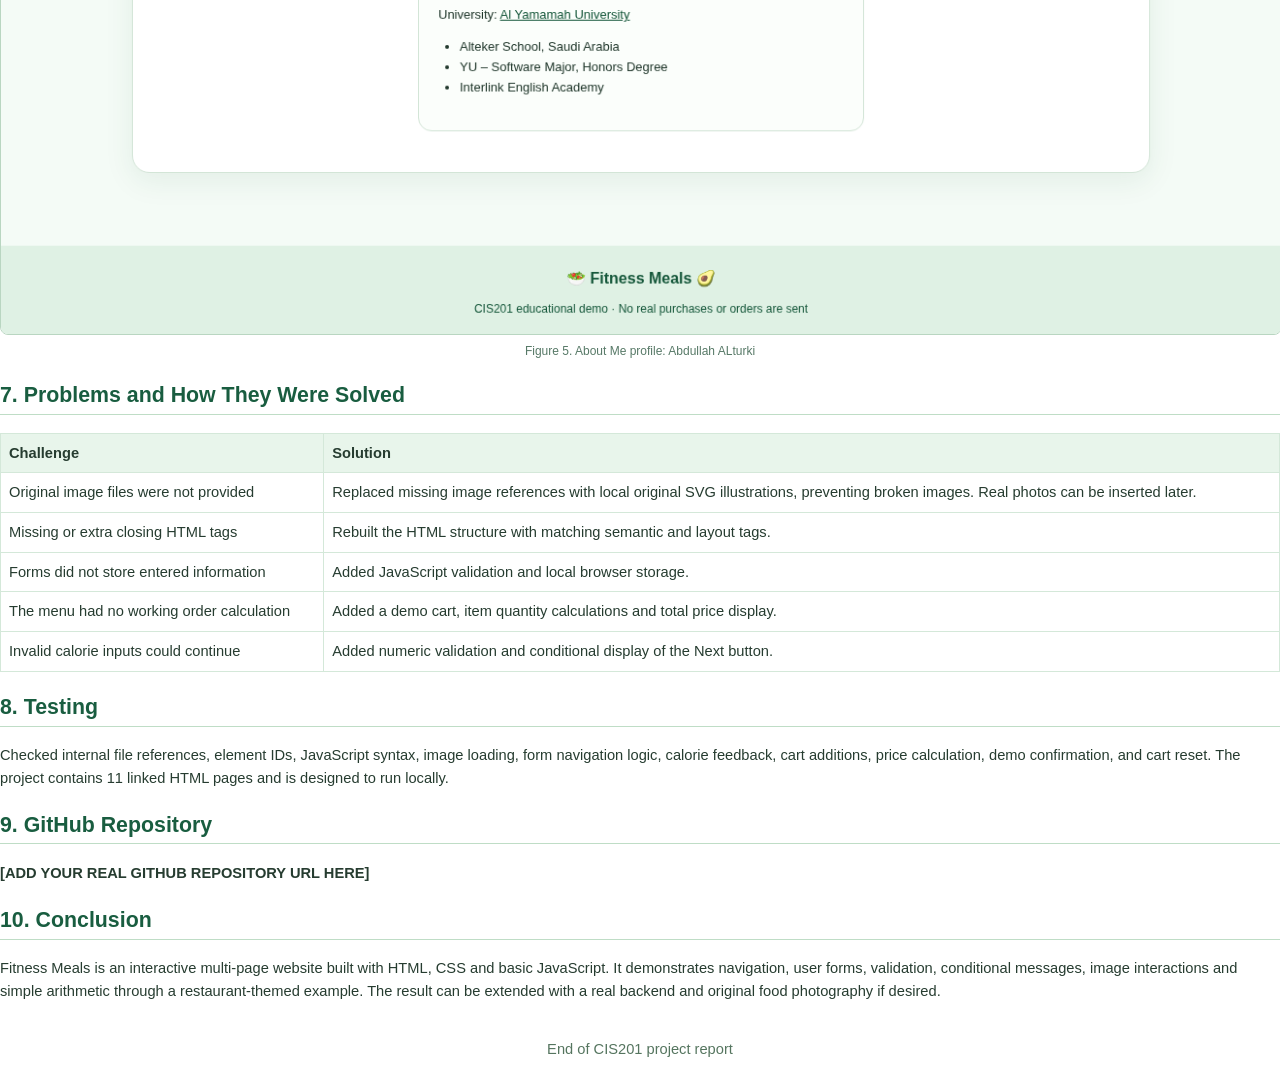
<file: PROJECT_REPORT.html>
<!doctype html><html lang="en"><head><meta charset="UTF-8"><title>Fitness Meals - CIS201 Project Report</title><style>
@page { size:A4; margin:16mm; } body {font: 11pt/1.55 Arial, sans-serif; color:#263c30; margin:0; background:white;} h1,h2,h3 {color:#195d40;line-height:1.25;} h1{font-size:26pt;margin:0 0 5px;} h2{font-size:16pt;border-bottom:1px solid #bfddc6;padding-bottom:5px;margin-top:22px;} h3{font-size:12.5pt;} .cover {padding:24px;background:#e7f5e9;border-radius:12px;} .subtitle{color:#447259;margin-top:0;} .tag{color:#447b58;font-weight:bold;letter-spacing:1px;font-size:9pt;} .note{padding:12px;background:#fff6e1;border-left:4px solid #d8a43b;margin:15px 0;} img.screenshot {width:100%;border:1px solid #b9d6c1;border-radius:8px;} figure {margin:15px 0;page-break-inside:avoid;} figcaption {color:#577967;font-size:9pt;text-align:center;} table{width:100%;border-collapse:collapse;} th,td{border:1px solid #d4e8d9;padding:8px;text-align:left;vertical-align:top;} th{background:#e8f5eb;} .pagebreak{page-break-before:always;} small{color:#5d7d68;} ol,ul{margin-top:6px;} code {font:9.5pt monospace;background:#e8f4eb;padding:1px 3px;} .end{text-align:center;color:#55755f;margin-top:35px;}
</style></head><body>
<div class="cover"><div class="tag">AL YAMAMAH UNIVERSITY · CIS201</div><h1>Fitness Meals</h1><p class="subtitle">Fundamentals of Web Design — Course Project Report</p><p><b>Prepared by:</b> Abdullah ALturki<br><b>Email:</b> 202510688@yu.edu.sa<br><b>Age:</b> 22 years old</p><p><b>Project type:</b> Interactive restaurant and healthy meals website<br><b>Technologies:</b> HTML, CSS, JavaScript<br><b>Course:</b> CIS 201</p></div>
<div class="note"><b>Before submission:</b> Verify the student information and course section, replace demonstration illustrations with original photos if required, and insert the actual GitHub repository URL: <b>[ADD YOUR GITHUB LINK HERE]</b>.</div>
<h2>1. Project Title and Objectives</h2><p><b>Fitness Meals</b> is a multi-page educational website for exploring healthy food, desserts, and beverages. It demonstrates HTML forms, navigation links, images, lists, tables, CSS layouts, and client-side JavaScript programming.</p><ul><li>Build a website with at least four interconnected HTML pages and a consistent navigation design.</li><li>Provide working forms and client-side validation.</li><li>Give interactive feedback for weekly calories and show a menu with item prices.</li><li>Allow users to create a demonstration order and calculate the total cost.</li></ul>
<h2>2. Website Description and Page Functions</h2><table><tr><th>File</th><th>Page and function</th></tr><tr><td>index.html</td><td>Home page, navigation, introduction and ordered steps</td></tr><tr><td>page1.html</td><td>Name and gender form with JavaScript data processing</td></tr><tr><td>page2.html</td><td>Contact form with phone and email validation</td></tr><tr><td>page3.html</td><td>Date of birth, height and weight entry with validation</td></tr><tr><td>page4.html</td><td>Calorie entry, conditional message and Next button</td></tr><tr><td>page5.html</td><td>Menu categories and a prices table</td></tr><tr><td>page6.html</td><td>Food list with images, nutritional details and Add buttons</td></tr><tr><td>page7.html</td><td>Dessert list with prices and Add buttons</td></tr><tr><td>page8.html</td><td>Drinks list with prices and Add buttons</td></tr><tr><td>page9.html</td><td>Order review, calculated total and a demo confirmation</td></tr><tr><td>about.html</td><td>About Us student profile and unordered education list</td></tr></table>
<h2>3. HTML Concepts Used</h2><p>Semantic elements: <code>header</code>, <code>main</code>, <code>nav</code>, <code>footer</code>; headings and paragraphs; anchor links; image elements; forms with <code>input</code>, <code>label</code>, radio buttons and submit buttons; ordered and unordered lists; a structured price table.</p>
<h2>4. CSS Concepts Used</h2><p>A shared external style sheet (<code>mysheetc.css</code>) defines consistent colors, type, backgrounds, padding, margins, borders, hover effects, grid layouts, and responsive screen-size rules. CSS class and ID selectors are used throughout.</p>
<h2>5. JavaScript Features Implemented</h2><ol><li>Collecting and saving user input from HTML forms.</li><li>Validating email, telephone, date and number input.</li><li>Showing a conditional calorie feedback message with <code>if/else if/else</code>.</li><li>Showing and hiding the Next button after valid submission.</li><li>Adding and removing products from the demo order.</li><li>Calculating the total price using quantity multiplied by unit price.</li><li>Changing displayed text (including order quantity) after button clicks.</li><li>Adding an image hover zoom effect.</li><li>Showing a demo confirmation message and a locally stored timestamp.</li></ol><p>The website uses <code>localStorage</code> for the demonstration on the user's own browser. It has no database and sends no actual orders.</p>
<div class="pagebreak"></div><h2>6. Website Screenshots</h2>
<figure><img class="screenshot" src="screenshots/01-home.png"><figcaption>Figure 1. Home page and navigation</figcaption></figure>
<figure><img class="screenshot" src="screenshots/02-menu.png"><figcaption>Figure 2. Category selection and HTML table</figcaption></figure>
<figure><img class="screenshot" src="screenshots/03-food.png"><figcaption>Figure 3. Food menu with Add to Order buttons</figcaption></figure>
<figure><img class="screenshot" src="screenshots/04-order.png"><figcaption>Figure 4. Example order review with two selected items and a calculated total</figcaption></figure>
<figure><img class="screenshot" src="screenshots/05-about.png"><figcaption>Figure 5. About Me profile: Abdullah ALturki</figcaption></figure>
<h2>7. Problems and How They Were Solved</h2><table><tr><th>Challenge</th><th>Solution</th></tr><tr><td>Original image files were not provided</td><td>Replaced missing image references with local original SVG illustrations, preventing broken images. Real photos can be inserted later.</td></tr><tr><td>Missing or extra closing HTML tags</td><td>Rebuilt the HTML structure with matching semantic and layout tags.</td></tr><tr><td>Forms did not store entered information</td><td>Added JavaScript validation and local browser storage.</td></tr><tr><td>The menu had no working order calculation</td><td>Added a demo cart, item quantity calculations and total price display.</td></tr><tr><td>Invalid calorie inputs could continue</td><td>Added numeric validation and conditional display of the Next button.</td></tr></table>
<h2>8. Testing</h2><p>Checked internal file references, element IDs, JavaScript syntax, image loading, form navigation logic, calorie feedback, cart additions, price calculation, demo confirmation, and cart reset. The project contains 11 linked HTML pages and is designed to run locally.</p>
<h2>9. GitHub Repository</h2><p><b>[ADD YOUR REAL GITHUB REPOSITORY URL HERE]</b></p>
<h2>10. Conclusion</h2><p>Fitness Meals is an interactive multi-page website built with HTML, CSS and basic JavaScript. It demonstrates navigation, user forms, validation, conditional messages, image interactions and simple arithmetic through a restaurant-themed example. The result can be extended with a real backend and original food photography if desired.</p>
<p class="end">End of CIS201 project report</p>
</body></html>
</file>
<file: mysheetc.css>
:root { --green: #25724e; --green-dark:#15573a; --mint:#e5f4e9; --pale:#f4fbf6; --ink:#20372b; --muted:#627a69; --border:#d3e5d7; --shadow:0 8px 30px rgba(26, 86, 54, .08); }
* { box-sizing: border-box; }
body { background:var(--pale); font-family:Arial,Helvetica,sans-serif; margin:0; min-height:100vh; color:var(--ink); display:flex; flex-direction:column; }
a { color:var(--green-dark); }
.site-header { width:100%; display:flex; align-items:center; justify-content:space-between; gap:16px; padding:13px clamp(16px,5vw,76px); background:#fff; border-bottom:1px solid var(--border); flex-wrap:wrap; }
.brand { display:flex; align-items:center; gap:10px; text-decoration:none; color:var(--green-dark); font-weight:800; font-size:19px; }
.brand img { width:37px; height:37px; }
.nav_menu { display:flex; flex-wrap:wrap; gap:4px; }
.nav_menu a { padding:10px 13px; border-radius:9px; color:#375b44; text-decoration:none; font-size:14px; font-weight:700; }
.nav_menu a:hover, .nav_menu a[aria-current="page"] { color:var(--green-dark); background:var(--mint); }
.basket-link { text-decoration:none; padding:10px 14px; border-radius:10px; background:var(--green); color:white; font-weight:700; font-size:14px; }
.basket-link span { background:white; color:var(--green); border-radius:12px; padding:3px 7px; margin-left:4px; }
.main-content { width:100%; flex:1; display:flex; flex-direction:column; align-items:center; padding:32px 16px 22px; }
.container { background:white; box-shadow:var(--shadow); border:1px solid var(--border); border-radius:18px; padding:clamp(22px,3.5vw,42px); width:100%; max-width:520px; margin:0 auto 18px; }
.container.wide { max-width:1050px; }
h1,h2 { color:var(--green-dark); line-height:1.2; }
h1 { font-size:clamp(26px,3.5vw,40px); margin:10px 0 16px; }
h2 { font-size:24px; margin:10px 0 20px; }
h3 { color:var(--green-dark); }
p { line-height:1.55; }
.eyebrow { color:var(--green); font-size:12px; font-weight:800; letter-spacing:2px; }
.hero { display:grid; grid-template-columns:1.3fr .7fr; align-items:center; gap:28px; min-height:380px; }
.hero p { max-width:550px; font-size:17px; color:#496452; }
.hero em { color:#38a467; font-style:normal; }
.hero-art { text-align:center; border-radius:18px; padding:28px; background:#e9f8ed; }
.hero-art img { width:min(100%,210px); }
.hero-art p { font-size:13px; }
.section { padding-top:26px; }
.steps { text-align:left; padding-left:23px; display:grid; gap:13px; }
.steps li { padding-left:8px; }
button,.button,.start-btn { background:var(--green); color:white; border:1px solid transparent; padding:11px 20px; border-radius:10px; font-size:14px; font-weight:750; cursor:pointer; text-decoration:none; display:inline-flex; align-items:center; justify-content:center; transition:background .2s,transform .2s; font-family:inherit; }
button:hover,.button:hover,.start-btn:hover { background:var(--green-dark); transform:translateY(-1px); }
button:disabled { opacity:.45; cursor:not-allowed; transform:none; }
.button.secondary,.back-btn { background:white; color:var(--green-dark); border:1px solid #bedac5; }
.button.secondary:hover,.back-btn:hover { background:var(--mint); }
.action-row,.buttons { display:flex; gap:12px; flex-wrap:wrap; margin-top:24px; justify-content:space-between; align-items:center; }
.action-row { justify-content:flex-start; }
.form-card { max-width:560px; }
form { text-align:left; }
label,legend { display:block; color:#345941; font-weight:700; margin:15px 0 6px; font-size:14px; }
input,textarea { width:100%; background:#fbfefb; padding:12px; margin:3px 0 10px; border:1px solid #b7d1bf; border-radius:9px; font:inherit; color:var(--ink); }
input:focus-visible,button:focus-visible,a:focus-visible { outline:3px solid #a0d7ab; outline-offset:2px; }
fieldset { border:1px solid var(--border); border-radius:10px; margin-top:10px; padding:10px 15px; }
fieldset legend { padding:0 6px; }
.gender-selection { display:flex; gap:24px; align-items:center; }
.gender-selection label { display:inline-flex; align-items:center; gap:6px; margin:4px; }
.gender-selection input { width:auto; margin:0; }
.privacy-note { font-size:13px; color:var(--muted); margin-top:20px; }
.feedback { min-height:25px; font-size:14px; font-weight:700; margin:14px 0; }
.feedback.bad { color:#ab4a34; }
.feedback.ok { color:#9a711b; }
.feedback.good,.feedback.excellent { color:var(--green-dark); }
.hidden { display:none!important; }
.categories { display:grid; grid-template-columns:repeat(3,minmax(0,1fr)); gap:20px; margin:26px 0 35px; }
.category-card { background:#f8fcf9; border:1px solid var(--border); border-radius:14px; text-decoration:none; text-align:center; color:var(--ink); overflow:hidden; display:flex; flex-direction:column; padding-bottom:17px; box-shadow:0 4px 16px rgba(0,0,0,.03); }
.category-card img { width:100%; height:148px; object-fit:cover; }
.category-card strong { color:var(--green-dark); margin:15px 0 5px; font-size:18px; }
.category-card span { color:var(--muted); font-size:13px; }
.table-wrap { width:100%; overflow-x:auto; }
.price-table { width:100%; border-collapse:collapse; font-size:14px; text-align:left; }
.price-table caption { text-align:left; font-size:14px; font-weight:700; margin:8px 0 12px; }
.price-table th,.price-table td { padding:12px 10px; border-bottom:1px solid var(--border); }
.price-table th { background:var(--mint); color:var(--green-dark); }
.menu-grid { display:grid; grid-template-columns:repeat(3,minmax(0,1fr)); gap:18px; margin:28px 0 22px; }
.food-item { border:1px solid var(--border); background:white; border-radius:14px; overflow:hidden; text-align:left; box-shadow:0 4px 18px rgba(0,0,0,.04); transition:transform .2s,box-shadow .2s; }
.food-item:hover { transform:translateY(-3px); box-shadow:var(--shadow); }
.food-item img { width:100%; height:155px; object-fit:cover; display:block; transition:transform .3s,box-shadow .3s; }
.food-item img.image-zoom { transform:scale(1.055); }
.food-copy { padding:15px; }
.food-copy h3 { margin:0 0 10px; font-size:17px; }
.nutrition { font-size:12px; color:var(--muted); margin:0 0 18px; min-height:27px; }
.product-foot { display:flex; align-items:center; justify-content:space-between; gap:9px; }
.price { color:var(--green-dark); font-size:17px; font-weight:800; white-space:nowrap; }
.add-btn { font-size:12px; padding:9px 11px; }
.toast { position:fixed; bottom:20px; right:20px; padding:13px 18px; border-radius:12px; color:white; background:var(--green-dark); opacity:0; transform:translateY(10px); transition:.2s; pointer-events:none; max-width:290px; }
.toast.show { opacity:1; transform:translateY(0); }
.review-grid { display:grid; grid-template-columns:1.2fr .8fr; gap:20px; }
.review-card { background:#fcfefc; border:1px solid var(--border); border-radius:14px; padding:22px; }
.review-card h2 { font-size:20px; }
.order-total { text-align:right; margin:22px 0; font-size:21px; font-weight:800; }
.summary-lines p { margin:9px 0; font-size:14px; }
.small-button { padding:7px 10px; font-size:12px; background:#f5e1e1; color:#773b3b; }
.small-button:hover { background:#ebc4c4; }
.review-card button + button { margin-left:8px; margin-top:10px; }
.about-container { display:grid; grid-template-columns:repeat(3,minmax(0,1fr)); gap:16px; }
.team-card { border:1px solid var(--border); border-radius:14px; padding:20px; background:#fbfefb; text-align:left; font-size:13px; overflow-wrap:anywhere; }
.team-card h2 { font-size:19px; margin:12px 0; }
.team-card h3 { font-size:15px; }
.team-card p { margin:9px 0; }
.team-avatar { width:85px; height:85px; border-radius:20px; }
.edu-list { padding-left:22px; line-height:1.6; }
.footer { width:100%; background:#dff1e4; text-align:center; padding:18px 16px; color:var(--green-dark); }
.footer p { margin:4px 0 8px; font-weight:750; }
.footer small { font-size:12px; }
@media(max-width:850px) { .menu-grid,.categories { grid-template-columns:repeat(2,minmax(0,1fr)); } .about-container { grid-template-columns:repeat(2,minmax(0,1fr)); } .hero { grid-template-columns:1fr; } .review-grid { grid-template-columns:1fr; } }
@media(max-width:540px) { .site-header { justify-content:center; } .nav_menu { justify-content:center; order:3; width:100%; } .menu-grid,.categories,.about-container { grid-template-columns:1fr; } .container { padding:20px; } .main-content { padding:18px 12px; } .food-item img { height:190px; } }

/* About Us: centered single student profile */
.about-container.single-profile {grid-template-columns:minmax(0,460px);justify-content:center;margin:24px auto 0;}
.single-profile .team-card {width:100%;}
</file>
